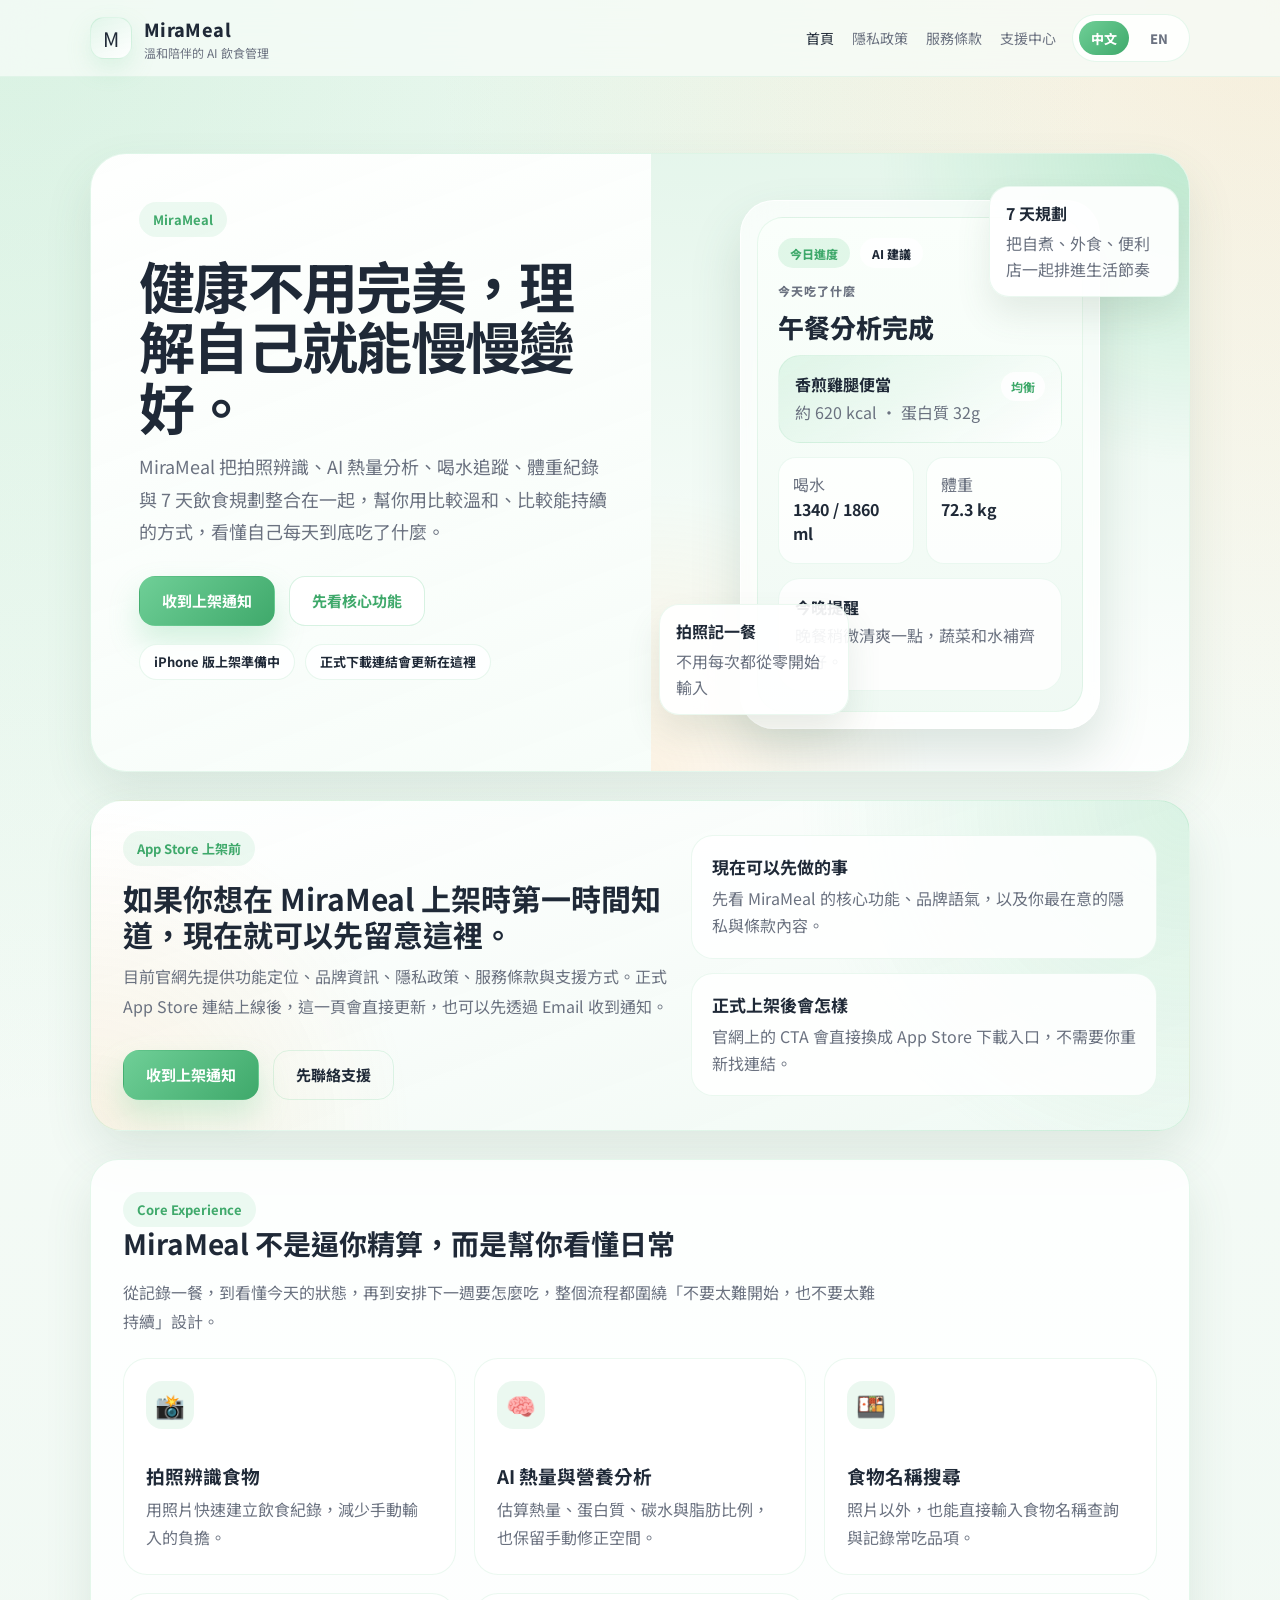
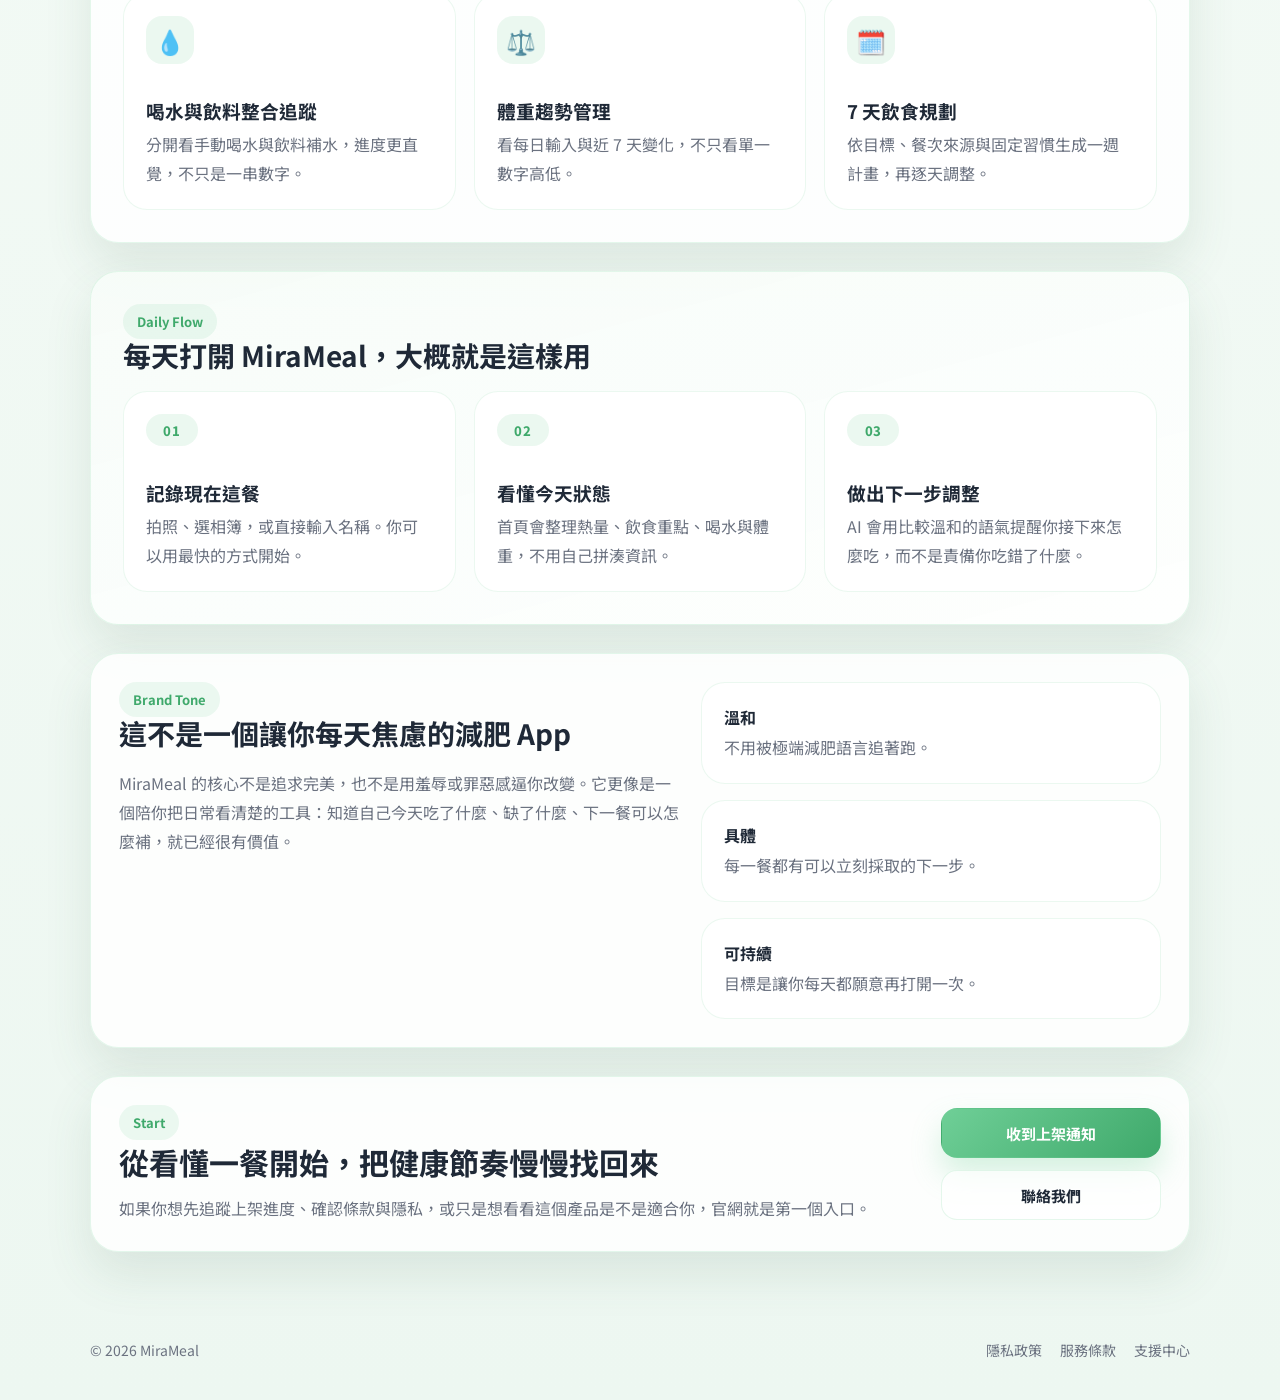
<file: index.html>
﻿<!DOCTYPE html>
<html lang="zh-Hant">
  <head>
    <meta charset="UTF-8" />
    <meta name="viewport" content="width=device-width, initial-scale=1.0" />
    <title>MiraMeal | 用更溫和的方式理解每一餐</title>
    <meta
      name="description"
      content="MiraMeal 透過拍照、文字輸入與 AI 分析，幫你記錄飲食、追蹤喝水與體重，慢慢建立更穩定的健康節奏。"
    />
    <link rel="preconnect" href="https://fonts.googleapis.com" />
    <link rel="preconnect" href="https://fonts.gstatic.com" crossorigin />
    <link
      href="https://fonts.googleapis.com/css2?family=Noto+Sans+TC:wght@400;500;700;800&display=swap"
      rel="stylesheet"
    />
    <link rel="stylesheet" href="./styles.css" />
  </head>
  <body>
    <div class="site-shell">
      <header class="topbar">
        <div class="topbar-inner">
          <a class="brand" href="./index.html">
            <span class="brand-mark">M</span>
            <span class="brand-copy">
              <span class="brand-title">MiraMeal</span>
              <span class="brand-subtitle">溫和陪伴的 AI 飲食管理</span>
            </span>
          </a>
          <div class="topbar-right">
            <nav class="nav">
              <a class="active" href="./index.html">首頁</a>
              <a href="./privacy.html">隱私政策</a>
              <a href="./terms.html">服務條款</a>
              <a href="./support.html">支援中心</a>
            </nav>
            <div class="lang-switch" aria-label="Language switcher">
              <a class="active" href="./index.html">中文</a>
              <a href="./en/index.html">EN</a>
            </div>
          </div>
        </div>
      </header>

      <main class="page-main">
        <section class="section hero hero-home">
          <div class="hero-card hero-card-home">
            <div class="hero-copy hero-copy-home">
              <span class="eyebrow">MiraMeal</span>
              <h1>健康不用完美，理解自己就能慢慢變好。</h1>
              <p class="lead">
                MiraMeal 把拍照辨識、AI 熱量分析、喝水追蹤、體重紀錄與 7 天飲食規劃整合在一起，幫你用比較溫和、比較能持續的方式，看懂自己每天到底吃了什麼。
              </p>
              <div class="hero-actions">
                <a class="button button-primary" href="mailto:foodie.eye.2025@gmail.com?subject=MiraMeal%20App%20Store%20%E4%B8%8A%E6%9E%B6%E9%80%9A%E7%9F%A5&body=%E4%BD%A0%E5%A5%BD%EF%BC%8C%E6%88%91%E6%83%B3%E5%9C%A8%20MiraMeal%20%E6%AD%A3%E5%BC%8F%E4%B8%8A%E6%9E%B6%E6%99%82%E6%94%B6%E5%88%B0%E9%80%9A%E7%9F%A5%E3%80%82">收到上架通知</a>
                <a class="button button-secondary" href="#overview">先看核心功能</a>
              </div>
              <div class="hero-inline-note">
                <span class="summary-pill">iPhone 版上架準備中</span>
                <span class="summary-pill">正式下載連結會更新在這裡</span>
              </div>
            </div>
            <div class="hero-visual">
              <div class="device-mockup">
                <div class="device-screen">
                  <div class="screen-badge-row">
                    <span class="screen-badge">今日進度</span>
                    <span class="screen-badge is-soft">AI 建議</span>
                  </div>
                  <div class="screen-kicker">今天吃了什麼</div>
                  <div class="screen-title">午餐分析完成</div>
                  <div class="screen-card is-primary">
                    <div>
                      <strong>香煎雞腿便當</strong>
                      <span>約 620 kcal ・ 蛋白質 32g</span>
                    </div>
                    <b>均衡</b>
                  </div>
                  <div class="screen-grid">
                    <div class="screen-mini-card">
                      <span>喝水</span>
                      <strong>1340 / 1860 ml</strong>
                    </div>
                    <div class="screen-mini-card">
                      <span>體重</span>
                      <strong>72.3 kg</strong>
                    </div>
                  </div>
                  <div class="screen-card">
                    <div>
                      <strong>今晚提醒</strong>
                      <span>晚餐稍微清爽一點，蔬菜和水補齊就好。</span>
                    </div>
                  </div>
                </div>
              </div>
              <div class="floating-note floating-note-left">
                <strong>拍照記一餐</strong>
                <span>不用每次都從零開始輸入</span>
              </div>
              <div class="floating-note floating-note-right">
                <strong>7 天規劃</strong>
                <span>把自煮、外食、便利店一起排進生活節奏</span>
              </div>
            </div>
          </div>
        </section>

        <section class="section">
          <div class="launch-band">
            <div class="launch-copy">
              <span class="eyebrow">App Store 上架前</span>
              <h2>如果你想在 MiraMeal 上架時第一時間知道，現在就可以先留意這裡。</h2>
              <p>
                目前官網先提供功能定位、品牌資訊、隱私政策、服務條款與支援方式。正式 App Store 連結上線後，這一頁會直接更新，也可以先透過 Email 收到通知。
              </p>
              <div class="hero-actions">
                <a class="button button-primary" href="mailto:foodie.eye.2025@gmail.com?subject=MiraMeal%20App%20Store%20%E4%B8%8A%E6%9E%B6%E9%80%9A%E7%9F%A5&body=%E4%BD%A0%E5%A5%BD%EF%BC%8C%E6%88%91%E6%83%B3%E5%9C%A8%20MiraMeal%20%E6%AD%A3%E5%BC%8F%E4%B8%8A%E6%9E%B6%E6%99%82%E6%94%B6%E5%88%B0%E9%80%9A%E7%9F%A5%E3%80%82">收到上架通知</a>
                <a class="button button-ghost" href="./support.html">先聯絡支援</a>
              </div>
            </div>
            <div class="launch-points">
              <div class="launch-point">
                <strong>現在可以先做的事</strong>
                <span>先看 MiraMeal 的核心功能、品牌語氣，以及你最在意的隱私與條款內容。</span>
              </div>
              <div class="launch-point">
                <strong>正式上架後會怎樣</strong>
                <span>官網上的 CTA 會直接換成 App Store 下載入口，不需要你重新找連結。</span>
              </div>
            </div>
          </div>
        </section>

        <section class="section" id="overview">
          <div class="section-card section-card-home">
            <div class="section-intro">
              <span class="eyebrow">Core Experience</span>
              <h2 class="section-heading">MiraMeal 不是逼你精算，而是幫你看懂日常</h2>
              <p>
                從記錄一餐，到看懂今天的狀態，再到安排下一週要怎麼吃，整個流程都圍繞「不要太難開始，也不要太難持續」設計。
              </p>
            </div>
            <div class="home-feature-grid">
              <article class="home-feature-card">
                <span class="home-feature-icon">📸</span>
                <h3>拍照辨識食物</h3>
                <p>用照片快速建立飲食紀錄，減少手動輸入的負擔。</p>
              </article>
              <article class="home-feature-card">
                <span class="home-feature-icon">🧠</span>
                <h3>AI 熱量與營養分析</h3>
                <p>估算熱量、蛋白質、碳水與脂肪比例，也保留手動修正空間。</p>
              </article>
              <article class="home-feature-card">
                <span class="home-feature-icon">🍱</span>
                <h3>食物名稱搜尋</h3>
                <p>照片以外，也能直接輸入食物名稱查詢與記錄常吃品項。</p>
              </article>
              <article class="home-feature-card">
                <span class="home-feature-icon">💧</span>
                <h3>喝水與飲料整合追蹤</h3>
                <p>分開看手動喝水與飲料補水，進度更直覺，不只是一串數字。</p>
              </article>
              <article class="home-feature-card">
                <span class="home-feature-icon">⚖️</span>
                <h3>體重趨勢管理</h3>
                <p>看每日輸入與近 7 天變化，不只看單一數字高低。</p>
              </article>
              <article class="home-feature-card">
                <span class="home-feature-icon">🗓️</span>
                <h3>7 天飲食規劃</h3>
                <p>依目標、餐次來源與固定習慣生成一週計畫，再逐天調整。</p>
              </article>
            </div>
          </div>
        </section>

        <section class="section">
          <div class="section-card section-card-home is-soft-surface">
            <div class="section-intro compact">
              <span class="eyebrow">Daily Flow</span>
              <h2 class="section-heading">每天打開 MiraMeal，大概就是這樣用</h2>
            </div>
            <div class="home-steps-grid">
              <article class="home-step-card">
                <span class="home-step-number">01</span>
                <h3>記錄現在這餐</h3>
                <p>拍照、選相簿，或直接輸入名稱。你可以用最快的方式開始。</p>
              </article>
              <article class="home-step-card">
                <span class="home-step-number">02</span>
                <h3>看懂今天狀態</h3>
                <p>首頁會整理熱量、飲食重點、喝水與體重，不用自己拼湊資訊。</p>
              </article>
              <article class="home-step-card">
                <span class="home-step-number">03</span>
                <h3>做出下一步調整</h3>
                <p>AI 會用比較溫和的語氣提醒你接下來怎麼吃，而不是責備你吃錯了什麼。</p>
              </article>
            </div>
          </div>
        </section>

        <section class="section">
          <div class="section-card home-ethos-card">
            <div class="home-ethos-copy">
              <span class="eyebrow">Brand Tone</span>
              <h2 class="section-heading">這不是一個讓你每天焦慮的減肥 App</h2>
              <p>
                MiraMeal 的核心不是追求完美，也不是用羞辱或罪惡感逼你改變。它更像是一個陪你把日常看清楚的工具：知道自己今天吃了什麼、缺了什麼、下一餐可以怎麼補，就已經很有價值。
              </p>
            </div>
            <div class="ethos-points">
              <div class="ethos-point">
                <strong>溫和</strong>
                <span>不用被極端減肥語言追著跑。</span>
              </div>
              <div class="ethos-point">
                <strong>具體</strong>
                <span>每一餐都有可以立刻採取的下一步。</span>
              </div>
              <div class="ethos-point">
                <strong>可持續</strong>
                <span>目標是讓你每天都願意再打開一次。</span>
              </div>
            </div>
          </div>
        </section>

        <section class="section">
          <div class="section-card cta-card cta-card-home">
            <div class="cta-copy">
              <span class="eyebrow">Start</span>
              <h2>從看懂一餐開始，把健康節奏慢慢找回來</h2>
              <p>
                如果你想先追蹤上架進度、確認條款與隱私，或只是想看看這個產品是不是適合你，官網就是第一個入口。
              </p>
            </div>
            <div class="cta-actions-stack">
              <a class="button button-primary" href="mailto:foodie.eye.2025@gmail.com?subject=MiraMeal%20App%20Store%20%E4%B8%8A%E6%9E%B6%E9%80%9A%E7%9F%A5&body=%E4%BD%A0%E5%A5%BD%EF%BC%8C%E6%88%91%E6%83%B3%E5%9C%A8%20MiraMeal%20%E6%AD%A3%E5%BC%8F%E4%B8%8A%E6%9E%B6%E6%99%82%E6%94%B6%E5%88%B0%E9%80%9A%E7%9F%A5%E3%80%82">收到上架通知</a>
              <a class="button button-soft" href="./support.html">聯絡我們</a>
            </div>
          </div>
        </section>
      </main>

      <footer class="footer">
        <div class="footer-inner">
          <div>© 2026 MiraMeal</div>
          <div class="footer-links">
            <a href="./privacy.html">隱私政策</a>
            <a href="./terms.html">服務條款</a>
            <a href="./support.html">支援中心</a>
          </div>
        </div>
      </footer>
    </div>
  </body>
</html>
</file>
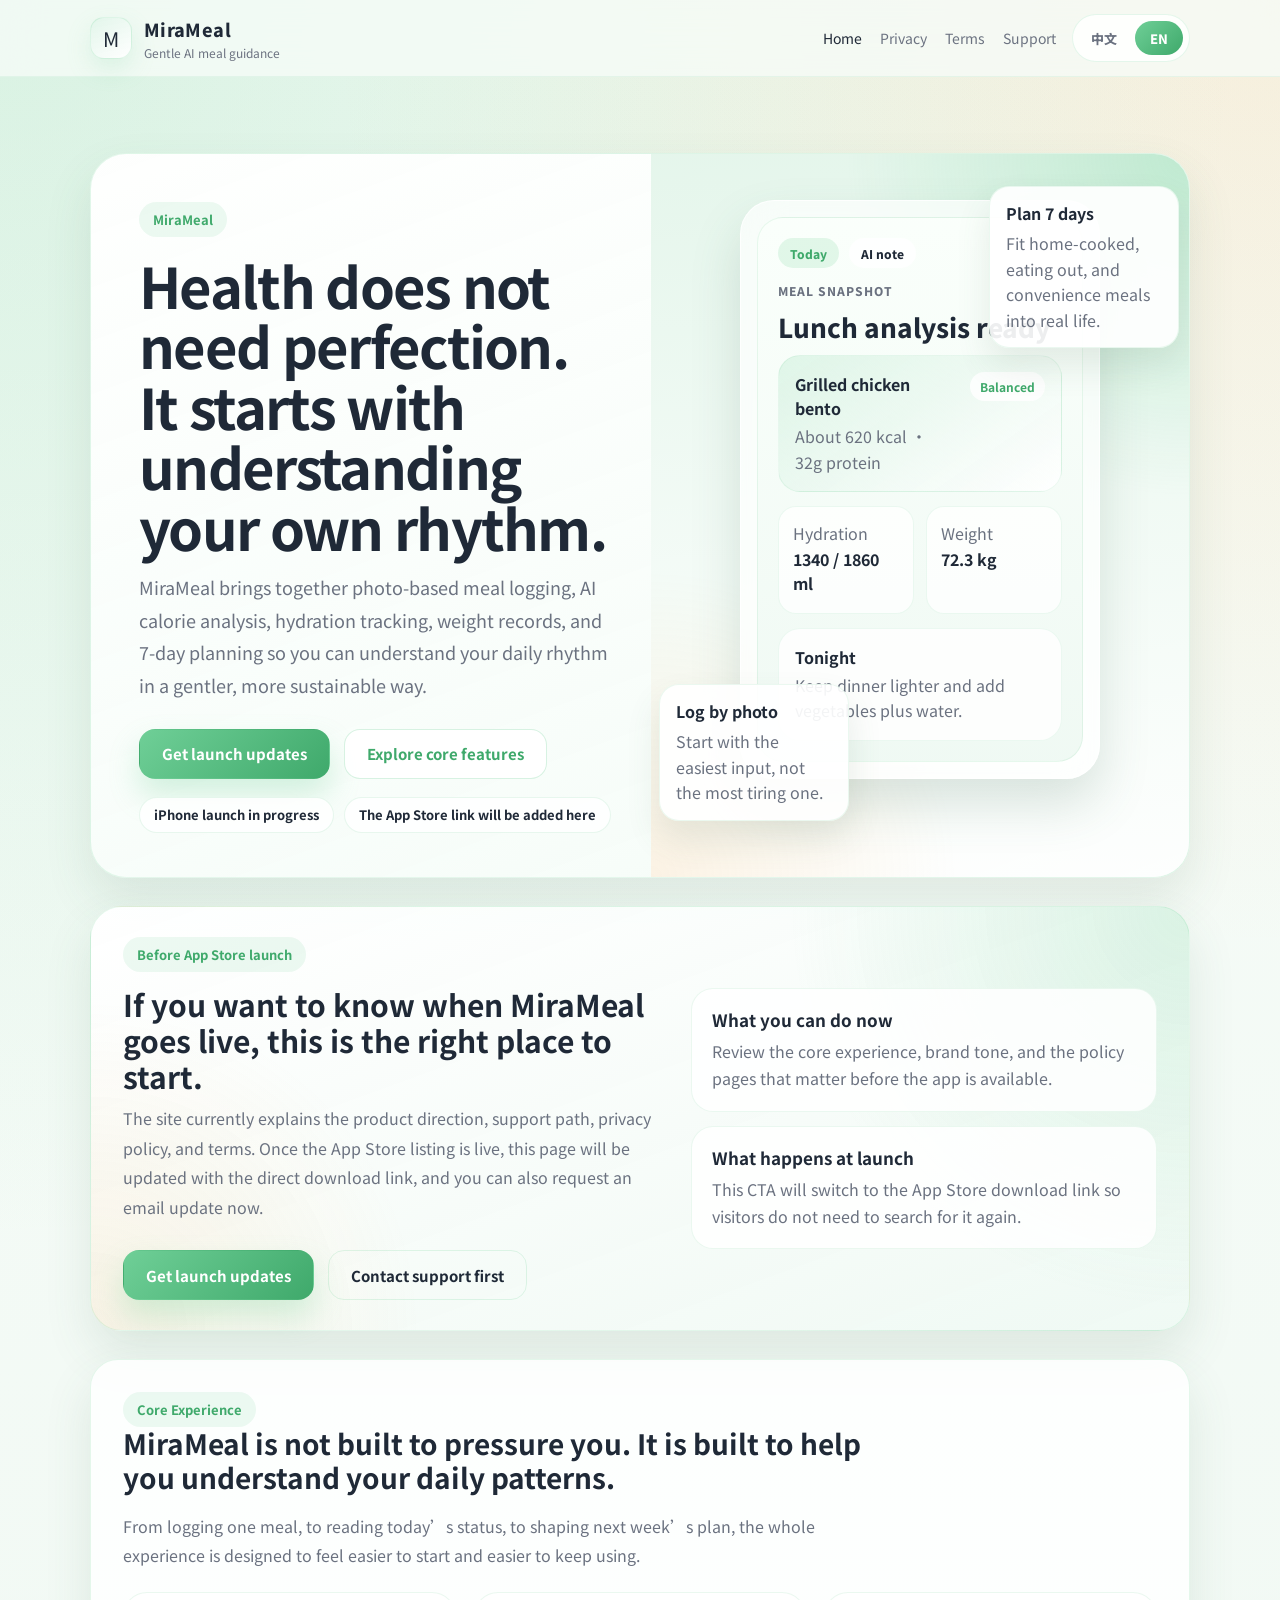
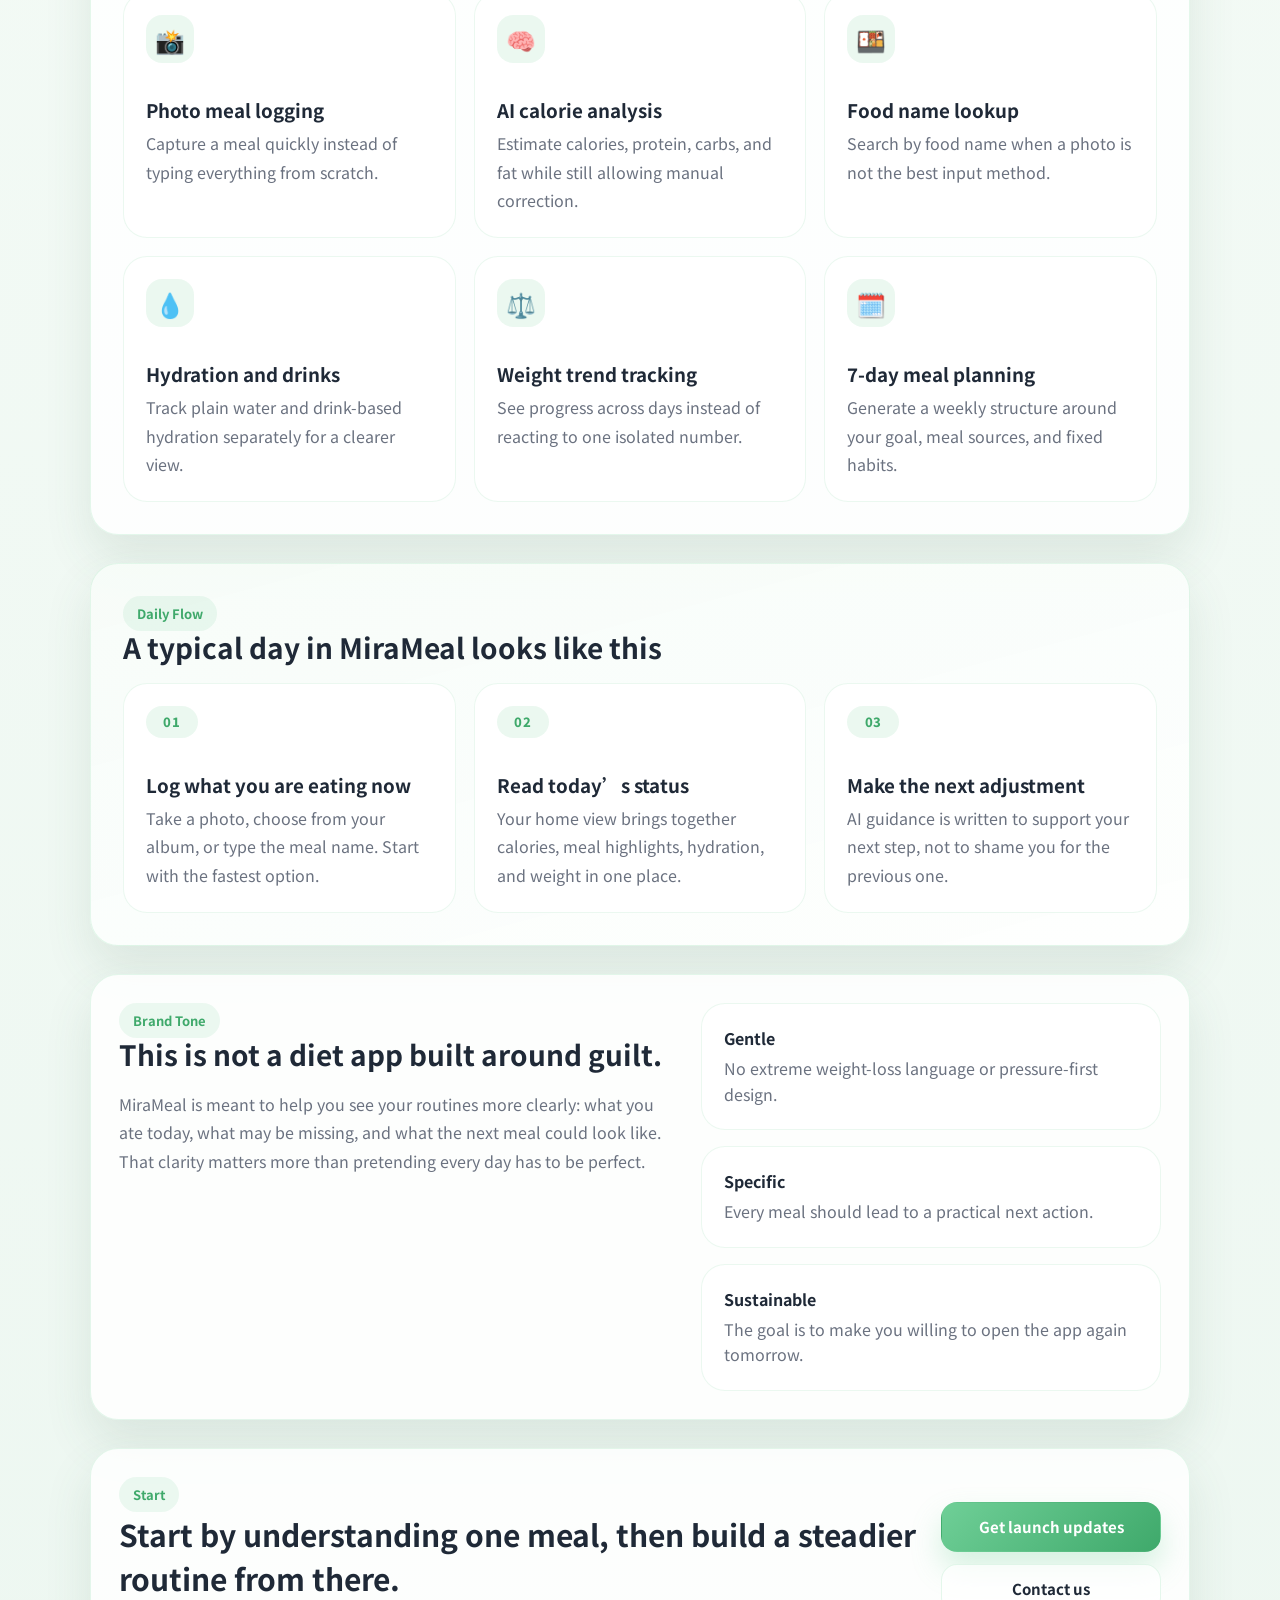
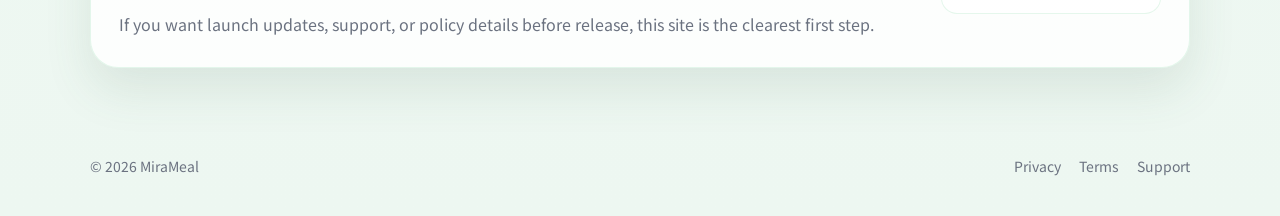
<file: en/index.html>
﻿<!DOCTYPE html>
<html lang="en">
  <head>
    <meta charset="UTF-8" />
    <meta name="viewport" content="width=device-width, initial-scale=1.0" />
    <title>MiraMeal | A gentler way to understand every meal</title>
    <meta
      name="description"
      content="MiraMeal combines photo-based meal logging, AI calorie analysis, hydration tracking, weight trends, and 7-day planning into one calmer daily routine."
    />
    <link rel="preconnect" href="https://fonts.googleapis.com" />
    <link rel="preconnect" href="https://fonts.gstatic.com" crossorigin />
    <link
      href="https://fonts.googleapis.com/css2?family=Inter:wght@400;500;700;800&family=Noto+Sans+TC:wght@400;500;700;800&display=swap"
      rel="stylesheet"
    />
    <link rel="stylesheet" href="../styles.css" />
  </head>
  <body>
    <div class="site-shell">
      <header class="topbar">
        <div class="topbar-inner">
          <a class="brand" href="./index.html">
            <span class="brand-mark">M</span>
            <span class="brand-copy">
              <span class="brand-title">MiraMeal</span>
              <span class="brand-subtitle">Gentle AI meal guidance</span>
            </span>
          </a>
          <div class="topbar-right">
            <nav class="nav">
              <a class="active" href="./index.html">Home</a>
              <a href="./privacy.html">Privacy</a>
              <a href="./terms.html">Terms</a>
              <a href="./support.html">Support</a>
            </nav>
            <div class="lang-switch" aria-label="Language switcher">
              <a href="../index.html">中文</a>
              <a class="active" href="./index.html">EN</a>
            </div>
          </div>
        </div>
      </header>

      <main class="page-main">
        <section class="section hero hero-home">
          <div class="hero-card hero-card-home">
            <div class="hero-copy hero-copy-home">
              <span class="eyebrow">MiraMeal</span>
              <h1>Health does not need perfection. It starts with understanding your own rhythm.</h1>
              <p class="lead">
                MiraMeal brings together photo-based meal logging, AI calorie analysis, hydration tracking, weight records, and 7-day planning so you can understand your daily rhythm in a gentler, more sustainable way.
              </p>
              <div class="hero-actions">
                <a class="button button-primary" href="mailto:foodie.eye.2025@gmail.com?subject=MiraMeal%20App%20Store%20launch%20updates&body=Hello%2C%20I%20would%20like%20to%20receive%20an%20update%20when%20MiraMeal%20goes%20live%20on%20the%20App%20Store.">Get launch updates</a>
                <a class="button button-secondary" href="#overview">Explore core features</a>
              </div>
              <div class="hero-inline-note">
                <span class="summary-pill">iPhone launch in progress</span>
                <span class="summary-pill">The App Store link will be added here</span>
              </div>
            </div>
            <div class="hero-visual">
              <div class="device-mockup">
                <div class="device-screen">
                  <div class="screen-badge-row">
                    <span class="screen-badge">Today</span>
                    <span class="screen-badge is-soft">AI note</span>
                  </div>
                  <div class="screen-kicker">Meal snapshot</div>
                  <div class="screen-title">Lunch analysis ready</div>
                  <div class="screen-card is-primary">
                    <div>
                      <strong>Grilled chicken bento</strong>
                      <span>About 620 kcal · 32g protein</span>
                    </div>
                    <b>Balanced</b>
                  </div>
                  <div class="screen-grid">
                    <div class="screen-mini-card">
                      <span>Hydration</span>
                      <strong>1340 / 1860 ml</strong>
                    </div>
                    <div class="screen-mini-card">
                      <span>Weight</span>
                      <strong>72.3 kg</strong>
                    </div>
                  </div>
                  <div class="screen-card">
                    <div>
                      <strong>Tonight</strong>
                      <span>Keep dinner lighter and add vegetables plus water.</span>
                    </div>
                  </div>
                </div>
              </div>
              <div class="floating-note floating-note-left">
                <strong>Log by photo</strong>
                <span>Start with the easiest input, not the most tiring one.</span>
              </div>
              <div class="floating-note floating-note-right">
                <strong>Plan 7 days</strong>
                <span>Fit home-cooked, eating out, and convenience meals into real life.</span>
              </div>
            </div>
          </div>
        </section>

        <section class="section">
          <div class="launch-band">
            <div class="launch-copy">
              <span class="eyebrow">Before App Store launch</span>
              <h2>If you want to know when MiraMeal goes live, this is the right place to start.</h2>
              <p>
                The site currently explains the product direction, support path, privacy policy, and terms. Once the App Store listing is live, this page will be updated with the direct download link, and you can also request an email update now.
              </p>
              <div class="hero-actions">
                <a class="button button-primary" href="mailto:foodie.eye.2025@gmail.com?subject=MiraMeal%20App%20Store%20launch%20updates&body=Hello%2C%20I%20would%20like%20to%20receive%20an%20update%20when%20MiraMeal%20goes%20live%20on%20the%20App%20Store.">Get launch updates</a>
                <a class="button button-ghost" href="./support.html">Contact support first</a>
              </div>
            </div>
            <div class="launch-points">
              <div class="launch-point">
                <strong>What you can do now</strong>
                <span>Review the core experience, brand tone, and the policy pages that matter before the app is available.</span>
              </div>
              <div class="launch-point">
                <strong>What happens at launch</strong>
                <span>This CTA will switch to the App Store download link so visitors do not need to search for it again.</span>
              </div>
            </div>
          </div>
        </section>

        <section class="section" id="overview">
          <div class="section-card section-card-home">
            <div class="section-intro">
              <span class="eyebrow">Core Experience</span>
              <h2 class="section-heading">MiraMeal is not built to pressure you. It is built to help you understand your daily patterns.</h2>
              <p>
                From logging one meal, to reading today’s status, to shaping next week’s plan, the whole experience is designed to feel easier to start and easier to keep using.
              </p>
            </div>
            <div class="home-feature-grid">
              <article class="home-feature-card">
                <span class="home-feature-icon">📸</span>
                <h3>Photo meal logging</h3>
                <p>Capture a meal quickly instead of typing everything from scratch.</p>
              </article>
              <article class="home-feature-card">
                <span class="home-feature-icon">🧠</span>
                <h3>AI calorie analysis</h3>
                <p>Estimate calories, protein, carbs, and fat while still allowing manual correction.</p>
              </article>
              <article class="home-feature-card">
                <span class="home-feature-icon">🍱</span>
                <h3>Food name lookup</h3>
                <p>Search by food name when a photo is not the best input method.</p>
              </article>
              <article class="home-feature-card">
                <span class="home-feature-icon">💧</span>
                <h3>Hydration and drinks</h3>
                <p>Track plain water and drink-based hydration separately for a clearer view.</p>
              </article>
              <article class="home-feature-card">
                <span class="home-feature-icon">⚖️</span>
                <h3>Weight trend tracking</h3>
                <p>See progress across days instead of reacting to one isolated number.</p>
              </article>
              <article class="home-feature-card">
                <span class="home-feature-icon">🗓️</span>
                <h3>7-day meal planning</h3>
                <p>Generate a weekly structure around your goal, meal sources, and fixed habits.</p>
              </article>
            </div>
          </div>
        </section>

        <section class="section">
          <div class="section-card section-card-home is-soft-surface">
            <div class="section-intro compact">
              <span class="eyebrow">Daily Flow</span>
              <h2 class="section-heading">A typical day in MiraMeal looks like this</h2>
            </div>
            <div class="home-steps-grid">
              <article class="home-step-card">
                <span class="home-step-number">01</span>
                <h3>Log what you are eating now</h3>
                <p>Take a photo, choose from your album, or type the meal name. Start with the fastest option.</p>
              </article>
              <article class="home-step-card">
                <span class="home-step-number">02</span>
                <h3>Read today’s status</h3>
                <p>Your home view brings together calories, meal highlights, hydration, and weight in one place.</p>
              </article>
              <article class="home-step-card">
                <span class="home-step-number">03</span>
                <h3>Make the next adjustment</h3>
                <p>AI guidance is written to support your next step, not to shame you for the previous one.</p>
              </article>
            </div>
          </div>
        </section>

        <section class="section">
          <div class="section-card home-ethos-card">
            <div class="home-ethos-copy">
              <span class="eyebrow">Brand Tone</span>
              <h2 class="section-heading">This is not a diet app built around guilt.</h2>
              <p>
                MiraMeal is meant to help you see your routines more clearly: what you ate today, what may be missing, and what the next meal could look like. That clarity matters more than pretending every day has to be perfect.
              </p>
            </div>
            <div class="ethos-points">
              <div class="ethos-point">
                <strong>Gentle</strong>
                <span>No extreme weight-loss language or pressure-first design.</span>
              </div>
              <div class="ethos-point">
                <strong>Specific</strong>
                <span>Every meal should lead to a practical next action.</span>
              </div>
              <div class="ethos-point">
                <strong>Sustainable</strong>
                <span>The goal is to make you willing to open the app again tomorrow.</span>
              </div>
            </div>
          </div>
        </section>

        <section class="section">
          <div class="section-card cta-card cta-card-home">
            <div class="cta-copy">
              <span class="eyebrow">Start</span>
              <h2>Start by understanding one meal, then build a steadier routine from there.</h2>
              <p>
                If you want launch updates, support, or policy details before release, this site is the clearest first step.
              </p>
            </div>
            <div class="cta-actions-stack">
              <a class="button button-primary" href="mailto:foodie.eye.2025@gmail.com?subject=MiraMeal%20App%20Store%20launch%20updates&body=Hello%2C%20I%20would%20like%20to%20receive%20an%20update%20when%20MiraMeal%20goes%20live%20on%20the%20App%20Store.">Get launch updates</a>
              <a class="button button-soft" href="./support.html">Contact us</a>
            </div>
          </div>
        </section>
      </main>

      <footer class="footer">
        <div class="footer-inner">
          <div>© 2026 MiraMeal</div>
          <div class="footer-links">
            <a href="./privacy.html">Privacy</a>
            <a href="./terms.html">Terms</a>
            <a href="./support.html">Support</a>
          </div>
        </div>
      </footer>
    </div>
  </body>
</html>
</file>
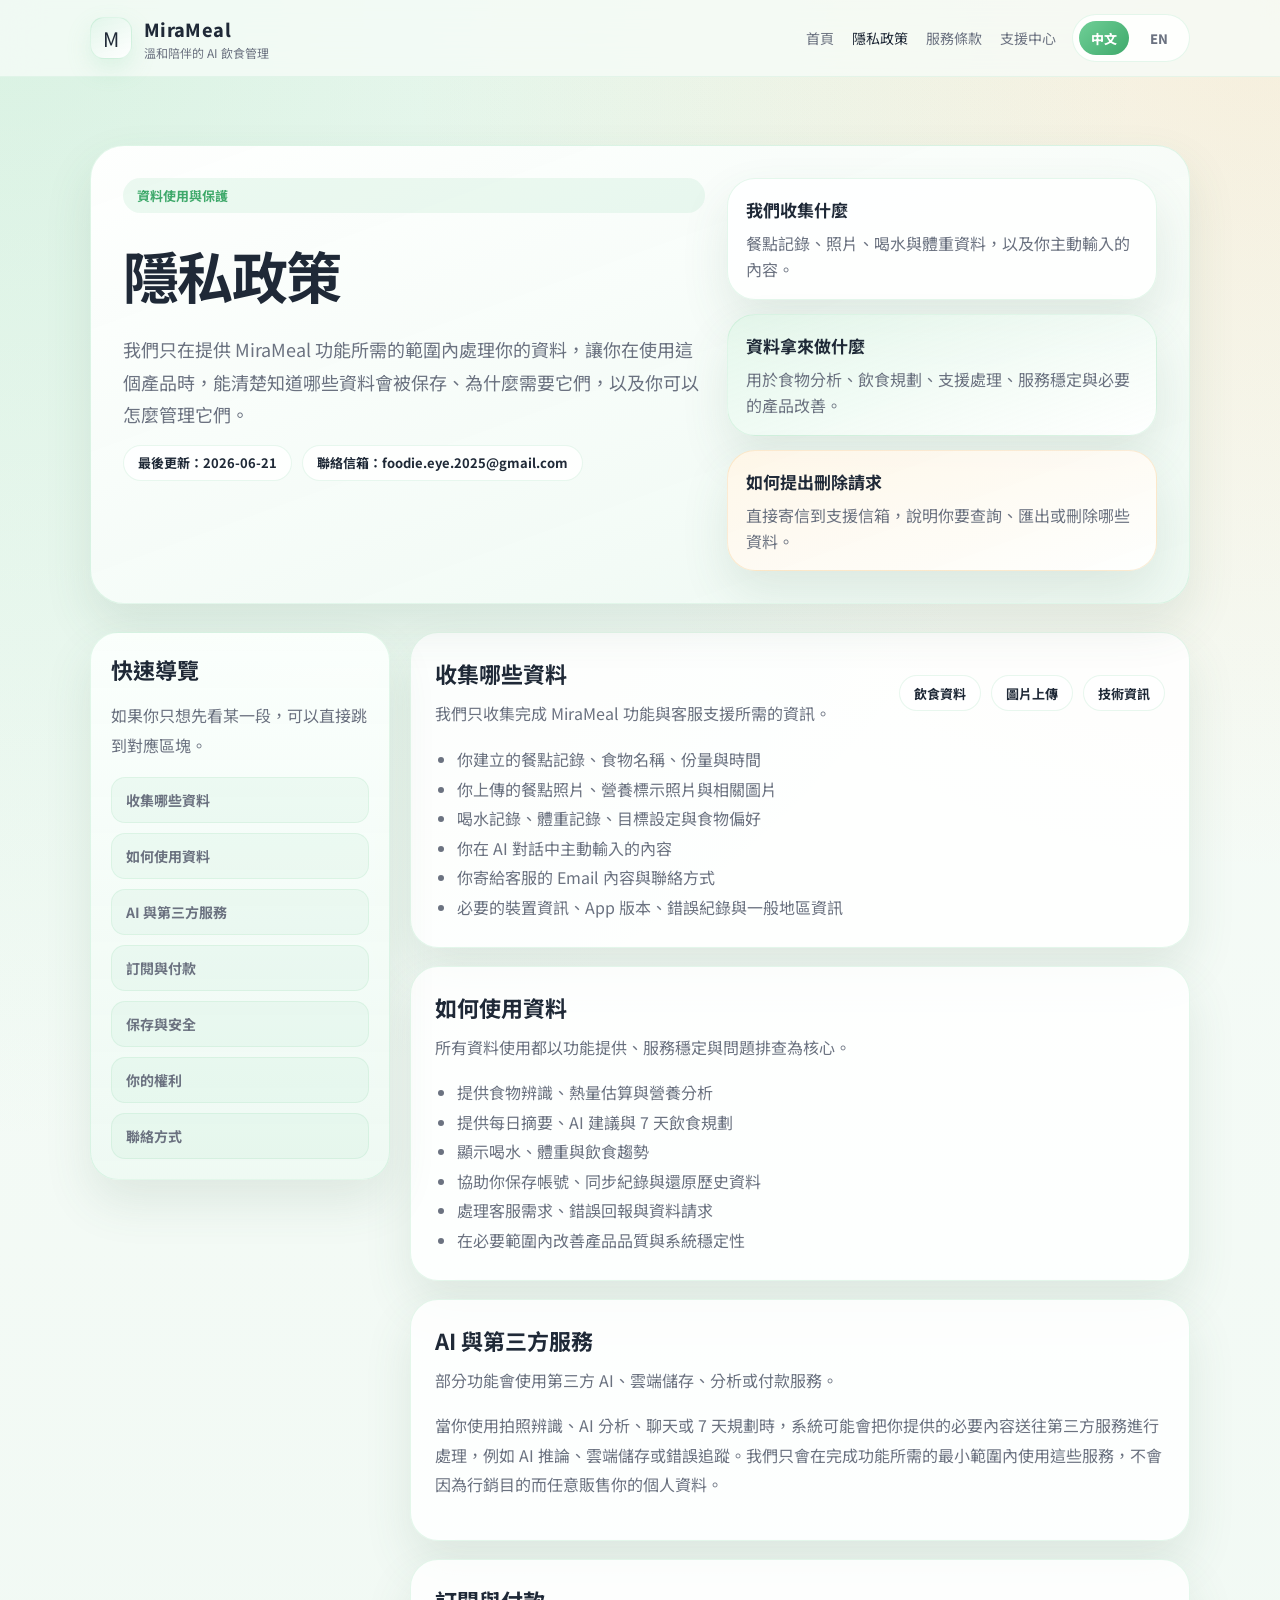
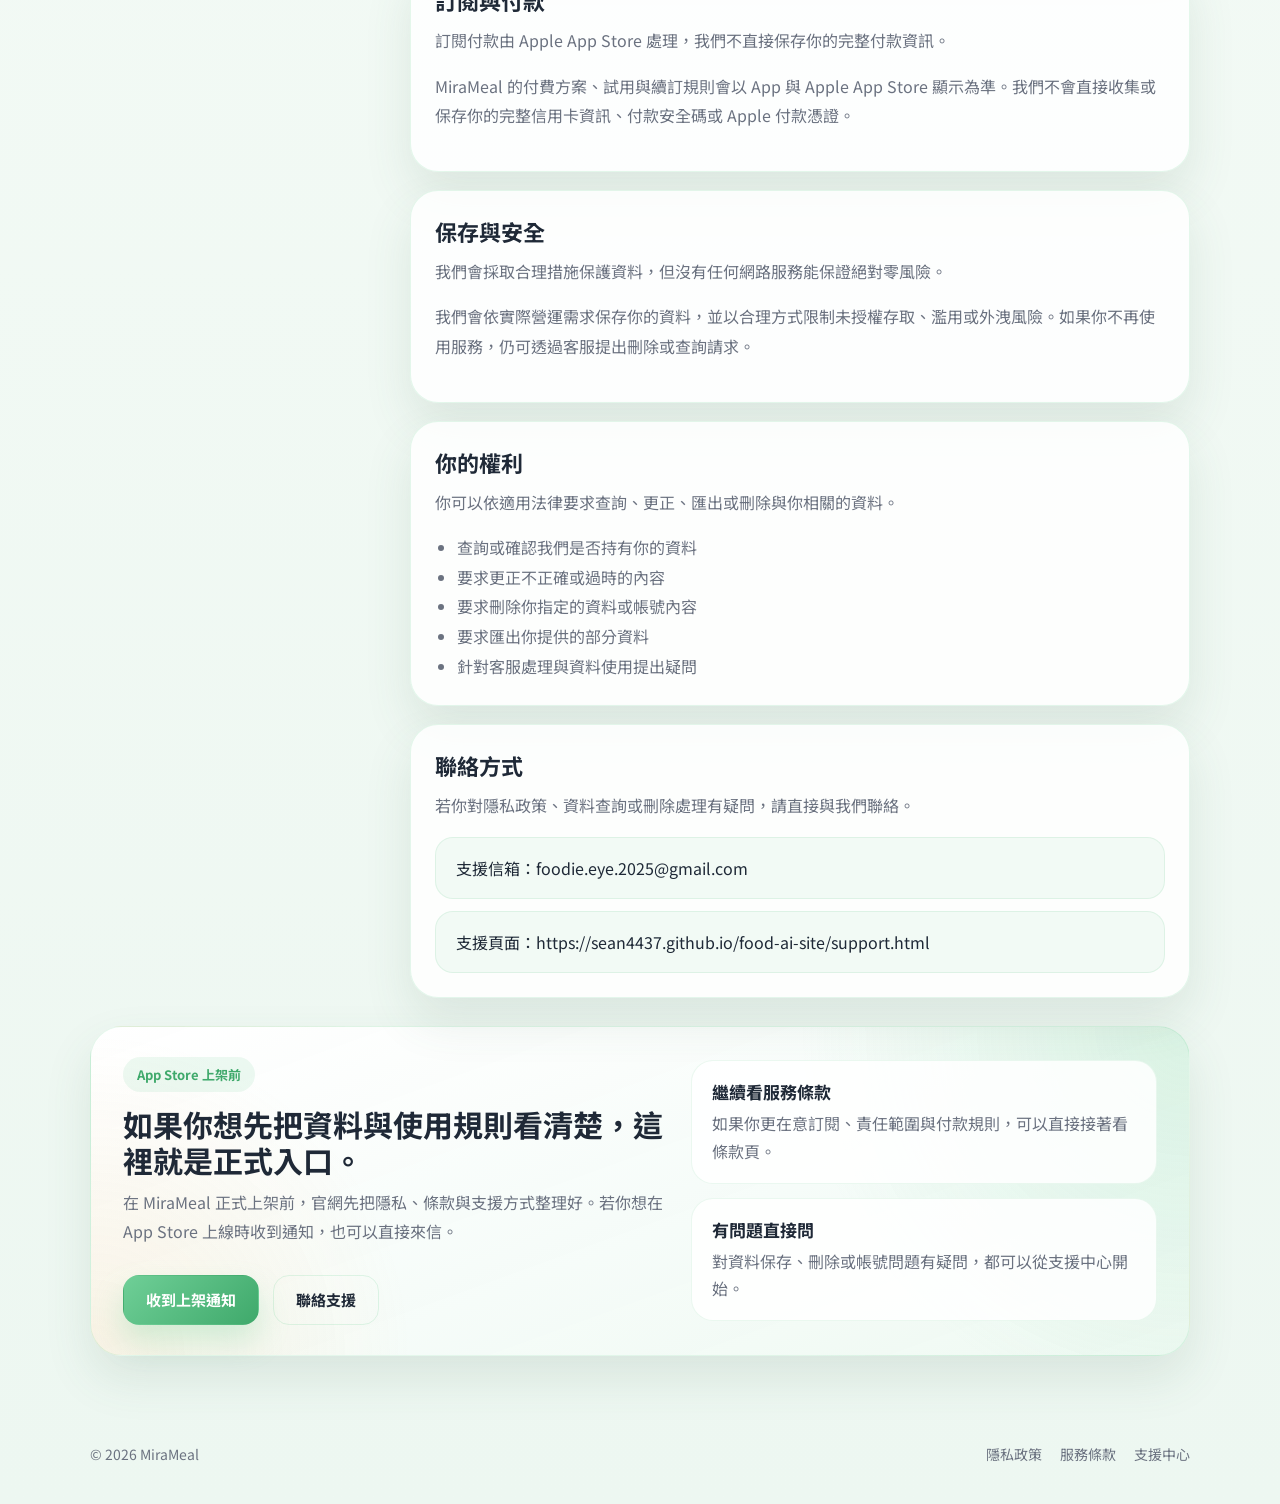
<file: privacy.html>
﻿<!DOCTYPE html>
<html lang="zh-Hant">
  <head>
    <meta charset="UTF-8" />
    <meta name="viewport" content="width=device-width, initial-scale=1.0" />
    <title>MiraMeal 隱私政策</title>
    <meta
      name="description"
      content="MiraMeal 隱私政策，說明我們會收集哪些資料、如何使用資料，以及你可以如何提出查詢或刪除請求。"
    />
    <link rel="preconnect" href="https://fonts.googleapis.com" />
    <link rel="preconnect" href="https://fonts.gstatic.com" crossorigin />
    <link
      href="https://fonts.googleapis.com/css2?family=Noto+Sans+TC:wght@400;500;700;800&display=swap"
      rel="stylesheet"
    />
    <link rel="stylesheet" href="./styles.css" />
  </head>
  <body>
    <div class="site-shell">
      <header class="topbar">
        <div class="topbar-inner">
          <a class="brand" href="./index.html">
            <span class="brand-mark">M</span>
            <span class="brand-copy">
              <span class="brand-title">MiraMeal</span>
              <span class="brand-subtitle">溫和陪伴的 AI 飲食管理</span>
            </span>
          </a>
          <div class="topbar-right">
            <nav class="nav">
              <a href="./index.html">首頁</a>
              <a class="active" href="./privacy.html">隱私政策</a>
              <a href="./terms.html">服務條款</a>
              <a href="./support.html">支援中心</a>
            </nav>
            <div class="lang-switch" aria-label="Language switcher">
              <a class="active" href="./privacy.html">中文</a>
              <a href="./en/privacy.html">EN</a>
            </div>
          </div>
        </div>
      </header>

      <main class="page-main">
        <section class="section">
          <div class="page-hero-card">
            <div class="page-hero-main">
              <span class="eyebrow">資料使用與保護</span>
              <h1 class="page-title">隱私政策</h1>
              <p class="page-subtitle">
                我們只在提供 MiraMeal 功能所需的範圍內處理你的資料，讓你在使用這個產品時，能清楚知道哪些資料會被保存、為什麼需要它們，以及你可以怎麼管理它們。
              </p>
              <div class="hero-meta-row">
                <span class="hero-meta-pill">最後更新：2026-06-21</span>
                <span class="hero-meta-pill">聯絡信箱：foodie.eye.2025@gmail.com</span>
              </div>
            </div>
            <div class="page-hero-side">
              <div class="summary-card">
                <strong>我們收集什麼</strong>
                <p>餐點記錄、照片、喝水與體重資料，以及你主動輸入的內容。</p>
              </div>
              <div class="summary-card is-soft">
                <strong>資料拿來做什麼</strong>
                <p>用於食物分析、飲食規劃、支援處理、服務穩定與必要的產品改善。</p>
              </div>
              <div class="summary-card is-accent">
                <strong>如何提出刪除請求</strong>
                <p>直接寄信到支援信箱，說明你要查詢、匯出或刪除哪些資料。</p>
              </div>
            </div>
          </div>
        </section>

        <section class="section">
          <div class="legal-shell">
            <aside class="sticky-panel">
              <h2>快速導覽</h2>
              <p>如果你只想先看某一段，可以直接跳到對應區塊。</p>
              <nav class="toc-list">
                <a href="#collect">收集哪些資料</a>
                <a href="#usage">如何使用資料</a>
                <a href="#ai">AI 與第三方服務</a>
                <a href="#payment">訂閱與付款</a>
                <a href="#security">保存與安全</a>
                <a href="#rights">你的權利</a>
                <a href="#contact">聯絡方式</a>
              </nav>
            </aside>

            <div class="content-stack">
              <article class="content-panel" id="collect">
                <div class="panel-header">
                  <div>
                    <h2>收集哪些資料</h2>
                    <p>我們只收集完成 MiraMeal 功能與客服支援所需的資訊。</p>
                  </div>
                  <div class="chip-row">
                    <span class="chip">飲食資料</span>
                    <span class="chip">圖片上傳</span>
                    <span class="chip">技術資訊</span>
                  </div>
                </div>
                <ul>
                  <li>你建立的餐點記錄、食物名稱、份量與時間</li>
                  <li>你上傳的餐點照片、營養標示照片與相關圖片</li>
                  <li>喝水記錄、體重記錄、目標設定與食物偏好</li>
                  <li>你在 AI 對話中主動輸入的內容</li>
                  <li>你寄給客服的 Email 內容與聯絡方式</li>
                  <li>必要的裝置資訊、App 版本、錯誤紀錄與一般地區資訊</li>
                </ul>
              </article>

              <article class="content-panel" id="usage">
                <div class="panel-header">
                  <div>
                    <h2>如何使用資料</h2>
                    <p>所有資料使用都以功能提供、服務穩定與問題排查為核心。</p>
                  </div>
                </div>
                <ul>
                  <li>提供食物辨識、熱量估算與營養分析</li>
                  <li>提供每日摘要、AI 建議與 7 天飲食規劃</li>
                  <li>顯示喝水、體重與飲食趨勢</li>
                  <li>協助你保存帳號、同步紀錄與還原歷史資料</li>
                  <li>處理客服需求、錯誤回報與資料請求</li>
                  <li>在必要範圍內改善產品品質與系統穩定性</li>
                </ul>
              </article>

              <article class="content-panel" id="ai">
                <div class="panel-header">
                  <div>
                    <h2>AI 與第三方服務</h2>
                    <p>部分功能會使用第三方 AI、雲端儲存、分析或付款服務。</p>
                  </div>
                </div>
                <p>
                  當你使用拍照辨識、AI 分析、聊天或 7 天規劃時，系統可能會把你提供的必要內容送往第三方服務進行處理，例如 AI 推論、雲端儲存或錯誤追蹤。我們只會在完成功能所需的最小範圍內使用這些服務，不會因為行銷目的而任意販售你的個人資料。
                </p>
              </article>

              <article class="content-panel" id="payment">
                <div class="panel-header">
                  <div>
                    <h2>訂閱與付款</h2>
                    <p>訂閱付款由 Apple App Store 處理，我們不直接保存你的完整付款資訊。</p>
                  </div>
                </div>
                <p>
                  MiraMeal 的付費方案、試用與續訂規則會以 App 與 Apple App Store 顯示為準。我們不會直接收集或保存你的完整信用卡資訊、付款安全碼或 Apple 付款憑證。
                </p>
              </article>

              <article class="content-panel" id="security">
                <div class="panel-header">
                  <div>
                    <h2>保存與安全</h2>
                    <p>我們會採取合理措施保護資料，但沒有任何網路服務能保證絕對零風險。</p>
                  </div>
                </div>
                <p>
                  我們會依實際營運需求保存你的資料，並以合理方式限制未授權存取、濫用或外洩風險。如果你不再使用服務，仍可透過客服提出刪除或查詢請求。
                </p>
              </article>

              <article class="content-panel" id="rights">
                <div class="panel-header">
                  <div>
                    <h2>你的權利</h2>
                    <p>你可以依適用法律要求查詢、更正、匯出或刪除與你相關的資料。</p>
                  </div>
                </div>
                <ul>
                  <li>查詢或確認我們是否持有你的資料</li>
                  <li>要求更正不正確或過時的內容</li>
                  <li>要求刪除你指定的資料或帳號內容</li>
                  <li>要求匯出你提供的部分資料</li>
                  <li>針對客服處理與資料使用提出疑問</li>
                </ul>
              </article>

              <article class="content-panel" id="contact">
                <div class="panel-header">
                  <div>
                    <h2>聯絡方式</h2>
                    <p>若你對隱私政策、資料查詢或刪除處理有疑問，請直接與我們聯絡。</p>
                  </div>
                </div>
                <div class="contact-list">
                  <div class="contact-item">支援信箱：foodie.eye.2025@gmail.com</div>
                  <div class="contact-item">支援頁面：https://sean4437.github.io/food-ai-site/support.html</div>
                </div>
              </article>
            </div>
          </div>
        </section>

        <section class="section">
          <div class="launch-band">
            <div class="launch-copy">
              <span class="eyebrow">App Store 上架前</span>
              <h2>如果你想先把資料與使用規則看清楚，這裡就是正式入口。</h2>
              <p>
                在 MiraMeal 正式上架前，官網先把隱私、條款與支援方式整理好。若你想在 App Store 上線時收到通知，也可以直接來信。
              </p>
              <div class="hero-actions">
                <a class="button button-primary" href="mailto:foodie.eye.2025@gmail.com?subject=MiraMeal%20App%20Store%20%E4%B8%8A%E6%9E%B6%E9%80%9A%E7%9F%A5&body=%E4%BD%A0%E5%A5%BD%EF%BC%8C%E6%88%91%E6%83%B3%E5%9C%A8%20MiraMeal%20%E6%AD%A3%E5%BC%8F%E4%B8%8A%E6%9E%B6%E6%99%82%E6%94%B6%E5%88%B0%E9%80%9A%E7%9F%A5%E3%80%82">收到上架通知</a>
                <a class="button button-ghost" href="./support.html">聯絡支援</a>
              </div>
            </div>
            <div class="launch-points">
              <a class="launch-point" href="./terms.html">
                <strong>繼續看服務條款</strong>
                <span>如果你更在意訂閱、責任範圍與付款規則，可以直接接著看條款頁。</span>
              </a>
              <a class="launch-point" href="./support.html">
                <strong>有問題直接問</strong>
                <span>對資料保存、刪除或帳號問題有疑問，都可以從支援中心開始。</span>
              </a>
            </div>
          </div>
        </section>
      </main>

      <footer class="footer">
        <div class="footer-inner">
          <div>© 2026 MiraMeal</div>
          <div class="footer-links">
            <a href="./privacy.html">隱私政策</a>
            <a href="./terms.html">服務條款</a>
            <a href="./support.html">支援中心</a>
          </div>
        </div>
      </footer>
    </div>
  </body>
</html>
</file>
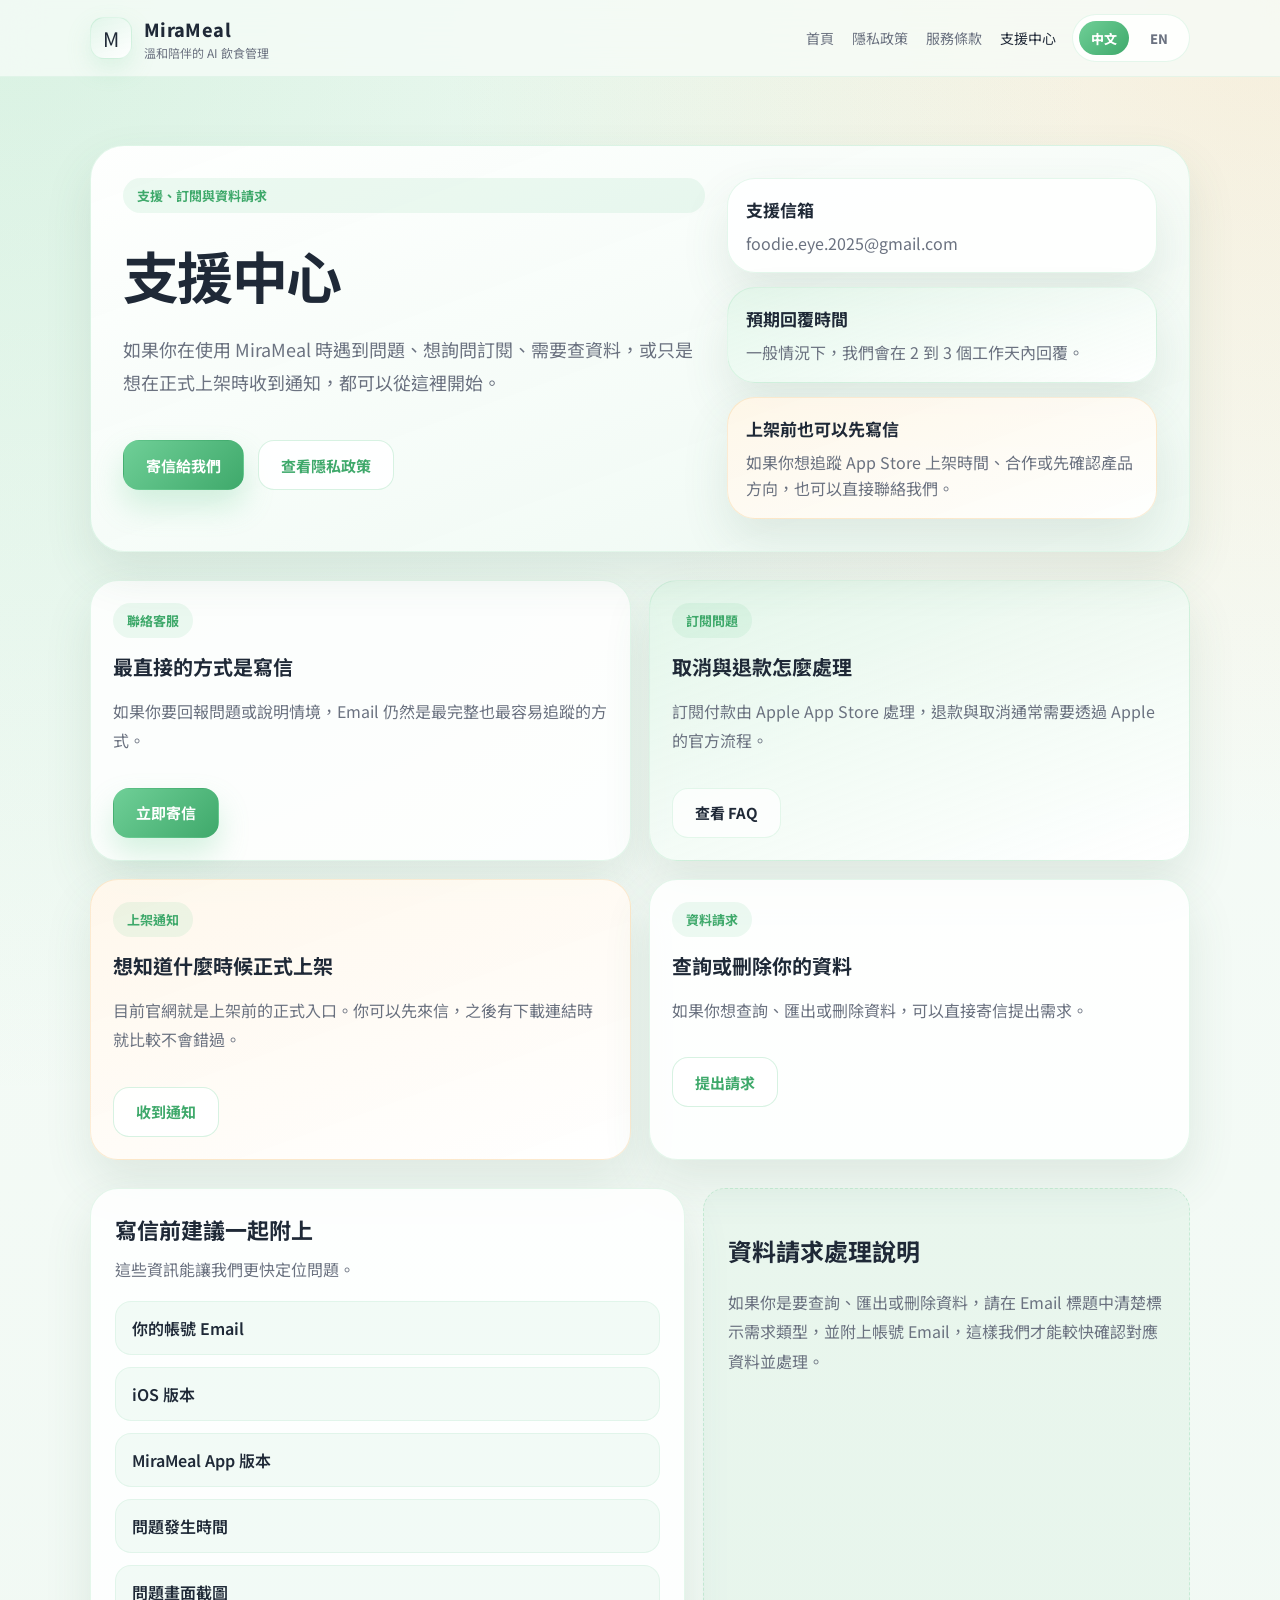
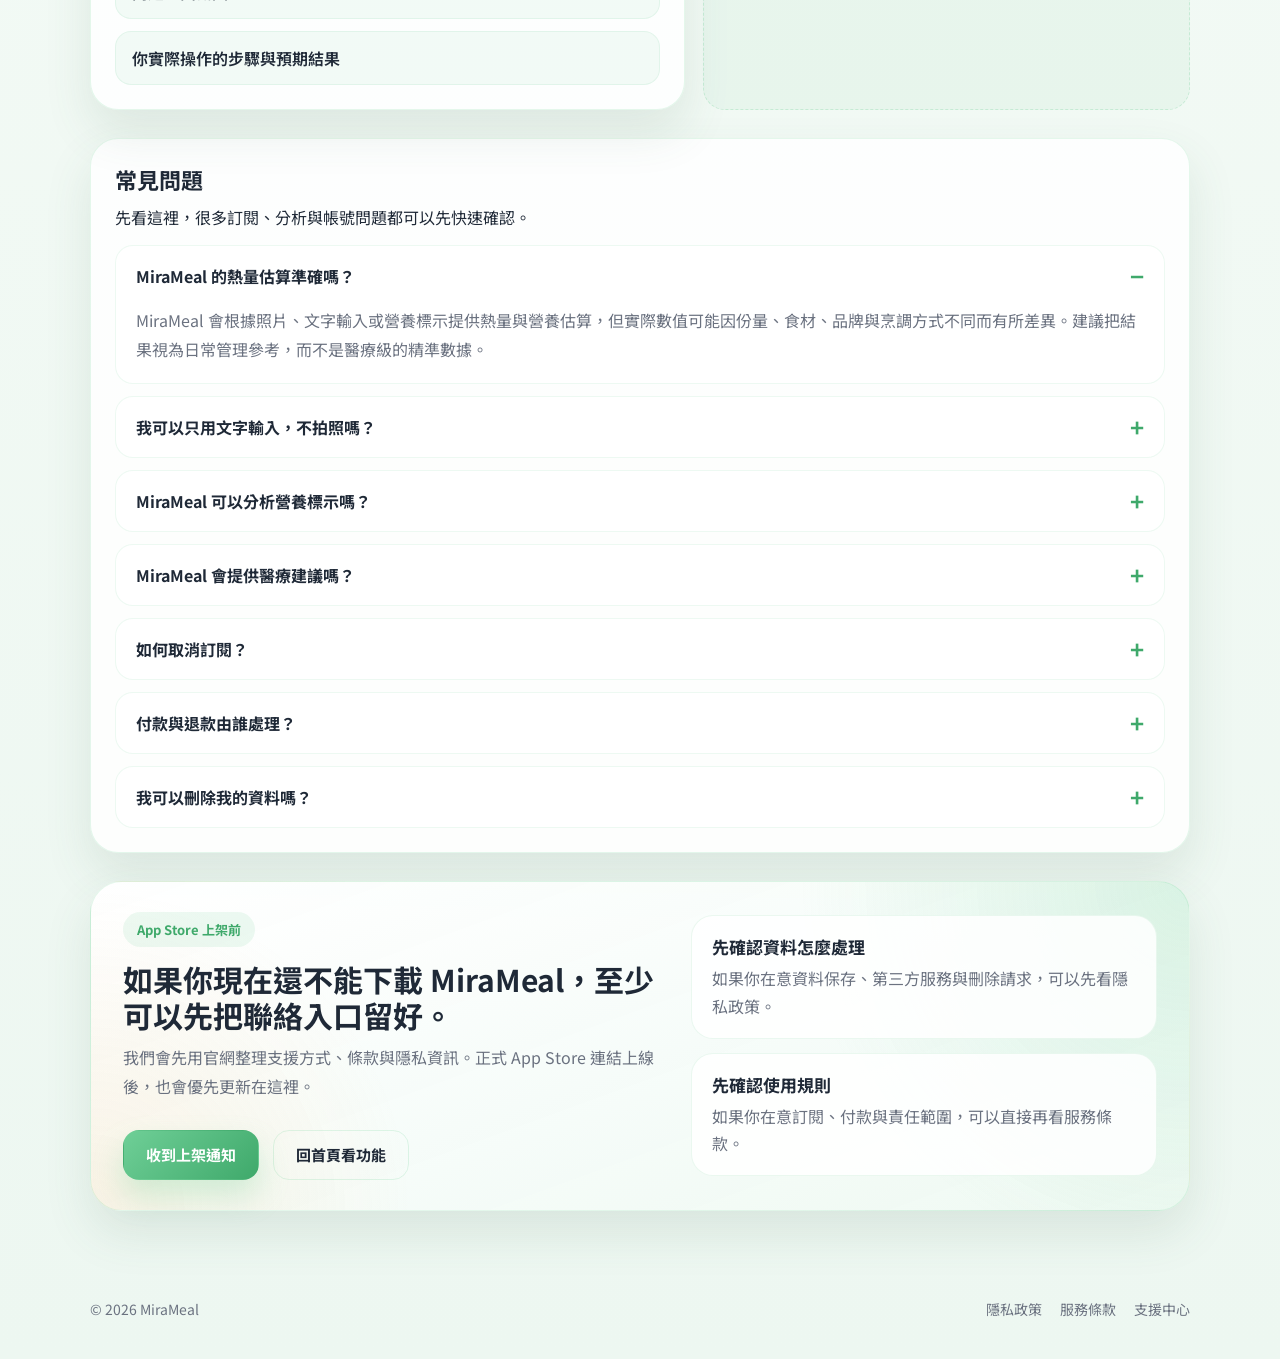
<file: support.html>
﻿<!DOCTYPE html>
<html lang="zh-Hant">
  <head>
    <meta charset="UTF-8" />
    <meta name="viewport" content="width=device-width, initial-scale=1.0" />
    <title>MiraMeal 支援中心</title>
    <meta
      name="description"
      content="MiraMeal 支援中心，包含聯絡方式、常見問題，以及資料查詢與刪除請求方式。"
    />
    <link rel="preconnect" href="https://fonts.googleapis.com" />
    <link rel="preconnect" href="https://fonts.gstatic.com" crossorigin />
    <link
      href="https://fonts.googleapis.com/css2?family=Noto+Sans+TC:wght@400;500;700;800&display=swap"
      rel="stylesheet"
    />
    <link rel="stylesheet" href="./styles.css" />
  </head>
  <body>
    <div class="site-shell">
      <header class="topbar">
        <div class="topbar-inner">
          <a class="brand" href="./index.html">
            <span class="brand-mark">M</span>
            <span class="brand-copy">
              <span class="brand-title">MiraMeal</span>
              <span class="brand-subtitle">溫和陪伴的 AI 飲食管理</span>
            </span>
          </a>
          <div class="topbar-right">
            <nav class="nav">
              <a href="./index.html">首頁</a>
              <a href="./privacy.html">隱私政策</a>
              <a href="./terms.html">服務條款</a>
              <a class="active" href="./support.html">支援中心</a>
            </nav>
            <div class="lang-switch" aria-label="Language switcher">
              <a class="active" href="./support.html">中文</a>
              <a href="./en/support.html">EN</a>
            </div>
          </div>
        </div>
      </header>

      <main class="page-main">
        <section class="section">
          <div class="page-hero-card">
            <div class="page-hero-main">
              <span class="eyebrow">支援、訂閱與資料請求</span>
              <h1 class="page-title">支援中心</h1>
              <p class="page-subtitle">
                如果你在使用 MiraMeal 時遇到問題、想詢問訂閱、需要查資料，或只是想在正式上架時收到通知，都可以從這裡開始。
              </p>
              <div class="hero-actions">
                <a class="button button-primary" href="mailto:foodie.eye.2025@gmail.com">寄信給我們</a>
                <a class="button button-secondary" href="./privacy.html">查看隱私政策</a>
              </div>
            </div>
            <div class="page-hero-side">
              <div class="summary-card">
                <strong>支援信箱</strong>
                <p>foodie.eye.2025@gmail.com</p>
              </div>
              <div class="summary-card is-soft">
                <strong>預期回覆時間</strong>
                <p>一般情況下，我們會在 2 到 3 個工作天內回覆。</p>
              </div>
              <div class="summary-card is-accent">
                <strong>上架前也可以先寫信</strong>
                <p>如果你想追蹤 App Store 上架時間、合作或先確認產品方向，也可以直接聯絡我們。</p>
              </div>
            </div>
          </div>
        </section>

        <section class="section">
          <div class="support-actions">
            <article class="action-card">
              <span class="eyebrow">聯絡客服</span>
              <h3>最直接的方式是寫信</h3>
              <p>如果你要回報問題或說明情境，Email 仍然是最完整也最容易追蹤的方式。</p>
              <a class="button button-primary" href="mailto:foodie.eye.2025@gmail.com">立即寄信</a>
            </article>
            <article class="action-card is-soft">
              <span class="eyebrow">訂閱問題</span>
              <h3>取消與退款怎麼處理</h3>
              <p>訂閱付款由 Apple App Store 處理，退款與取消通常需要透過 Apple 的官方流程。</p>
              <a class="button button-soft" href="#faq">查看 FAQ</a>
            </article>
            <article class="action-card is-accent">
              <span class="eyebrow">上架通知</span>
              <h3>想知道什麼時候正式上架</h3>
              <p>目前官網就是上架前的正式入口。你可以先來信，之後有下載連結時就比較不會錯過。</p>
              <a class="button button-secondary" href="mailto:foodie.eye.2025@gmail.com?subject=MiraMeal%20App%20Store%20%E4%B8%8A%E6%9E%B6%E9%80%9A%E7%9F%A5&body=%E4%BD%A0%E5%A5%BD%EF%BC%8C%E6%88%91%E6%83%B3%E5%9C%A8%20MiraMeal%20%E6%AD%A3%E5%BC%8F%E4%B8%8A%E6%9E%B6%E6%99%82%E6%94%B6%E5%88%B0%E9%80%9A%E7%9F%A5%E3%80%82">收到通知</a>
            </article>
            <article class="action-card">
              <span class="eyebrow">資料請求</span>
              <h3>查詢或刪除你的資料</h3>
              <p>如果你想查詢、匯出或刪除資料，可以直接寄信提出需求。</p>
              <a class="button button-secondary" href="mailto:foodie.eye.2025@gmail.com?subject=MiraMeal%20%E8%B3%87%E6%96%99%E8%AB%8B%E6%B1%82">提出請求</a>
            </article>
          </div>
        </section>

        <section class="section">
          <div class="support-grid">
            <article class="content-panel">
              <div class="panel-header">
                <div>
                  <h2>寫信前建議一起附上</h2>
                  <p>這些資訊能讓我們更快定位問題。</p>
                </div>
              </div>
              <div class="checklist">
                <div class="checklist-item">你的帳號 Email</div>
                <div class="checklist-item">iOS 版本</div>
                <div class="checklist-item">MiraMeal App 版本</div>
                <div class="checklist-item">問題發生時間</div>
                <div class="checklist-item">問題畫面截圖</div>
                <div class="checklist-item">你實際操作的步驟與預期結果</div>
              </div>
            </article>

            <article class="support-note">
              <h2>資料請求處理說明</h2>
              <p>
                如果你是要查詢、匯出或刪除資料，請在 Email 標題中清楚標示需求類型，並附上帳號 Email，這樣我們才能較快確認對應資料並處理。
              </p>
            </article>
          </div>
        </section>

        <section class="section" id="faq">
          <article class="faq-panel">
            <div class="panel-header">
              <div>
                <h2>常見問題</h2>
                <p>先看這裡，很多訂閱、分析與帳號問題都可以先快速確認。</p>
              </div>
            </div>
            <div class="faq-accordion">
              <details class="faq-entry" open>
                <summary>MiraMeal 的熱量估算準確嗎？</summary>
                <div class="faq-body">
                  <p>
                    MiraMeal 會根據照片、文字輸入或營養標示提供熱量與營養估算，但實際數值可能因份量、食材、品牌與烹調方式不同而有所差異。建議把結果視為日常管理參考，而不是醫療級的精準數據。
                  </p>
                </div>
              </details>
              <details class="faq-entry">
                <summary>我可以只用文字輸入，不拍照嗎？</summary>
                <div class="faq-body">
                  <p>可以。你可以直接輸入食物名稱，或用搜尋方式建立飲食記錄。</p>
                </div>
              </details>
              <details class="faq-entry">
                <summary>MiraMeal 可以分析營養標示嗎？</summary>
                <div class="faq-body">
                  <p>可以。你可以拍攝包裝食品的營養標示，系統會協助整理主要營養數值。</p>
                </div>
              </details>
              <details class="faq-entry">
                <summary>MiraMeal 會提供醫療建議嗎？</summary>
                <div class="faq-body">
                  <p>
                    不會。MiraMeal 提供的是一般飲食記錄、熱量估算與健康管理參考，不提供醫療診斷、治療或專業營養處方。
                  </p>
                </div>
              </details>
              <details class="faq-entry">
                <summary>如何取消訂閱？</summary>
                <div class="faq-body">
                  <p>
                    你可以透過 iPhone 或 iPad 的 Apple ID 訂閱管理頁面取消訂閱。實際流程可能依 iOS 版本略有不同。
                  </p>
                </div>
              </details>
              <details class="faq-entry">
                <summary>付款與退款由誰處理？</summary>
                <div class="faq-body">
                  <p>MiraMeal 的訂閱付款由 Apple App Store 處理。若需要退款，請透過 Apple 官方退款流程申請。</p>
                </div>
              </details>
              <details class="faq-entry">
                <summary>我可以刪除我的資料嗎？</summary>
                <div class="faq-body">
                  <p>
                    可以。若你希望查詢、刪除或調整與你相關的資料，請直接寄信到
                    <a class="inline-link" href="mailto:foodie.eye.2025@gmail.com">foodie.eye.2025@gmail.com</a>
                    並在信中說明你的需求。
                  </p>
                </div>
              </details>
            </div>
          </article>
        </section>

        <section class="section">
          <div class="launch-band">
            <div class="launch-copy">
              <span class="eyebrow">App Store 上架前</span>
              <h2>如果你現在還不能下載 MiraMeal，至少可以先把聯絡入口留好。</h2>
              <p>
                我們會先用官網整理支援方式、條款與隱私資訊。正式 App Store 連結上線後，也會優先更新在這裡。
              </p>
              <div class="hero-actions">
                <a class="button button-primary" href="mailto:foodie.eye.2025@gmail.com?subject=MiraMeal%20App%20Store%20%E4%B8%8A%E6%9E%B6%E9%80%9A%E7%9F%A5&body=%E4%BD%A0%E5%A5%BD%EF%BC%8C%E6%88%91%E6%83%B3%E5%9C%A8%20MiraMeal%20%E6%AD%A3%E5%BC%8F%E4%B8%8A%E6%9E%B6%E6%99%82%E6%94%B6%E5%88%B0%E9%80%9A%E7%9F%A5%E3%80%82">收到上架通知</a>
                <a class="button button-ghost" href="./index.html">回首頁看功能</a>
              </div>
            </div>
            <div class="launch-points">
              <a class="launch-point" href="./privacy.html">
                <strong>先確認資料怎麼處理</strong>
                <span>如果你在意資料保存、第三方服務與刪除請求，可以先看隱私政策。</span>
              </a>
              <a class="launch-point" href="./terms.html">
                <strong>先確認使用規則</strong>
                <span>如果你在意訂閱、付款與責任範圍，可以直接再看服務條款。</span>
              </a>
            </div>
          </div>
        </section>
      </main>

      <footer class="footer">
        <div class="footer-inner">
          <div>© 2026 MiraMeal</div>
          <div class="footer-links">
            <a href="./privacy.html">隱私政策</a>
            <a href="./terms.html">服務條款</a>
            <a href="./support.html">支援中心</a>
          </div>
        </div>
      </footer>
    </div>
  </body>
</html>
</file>
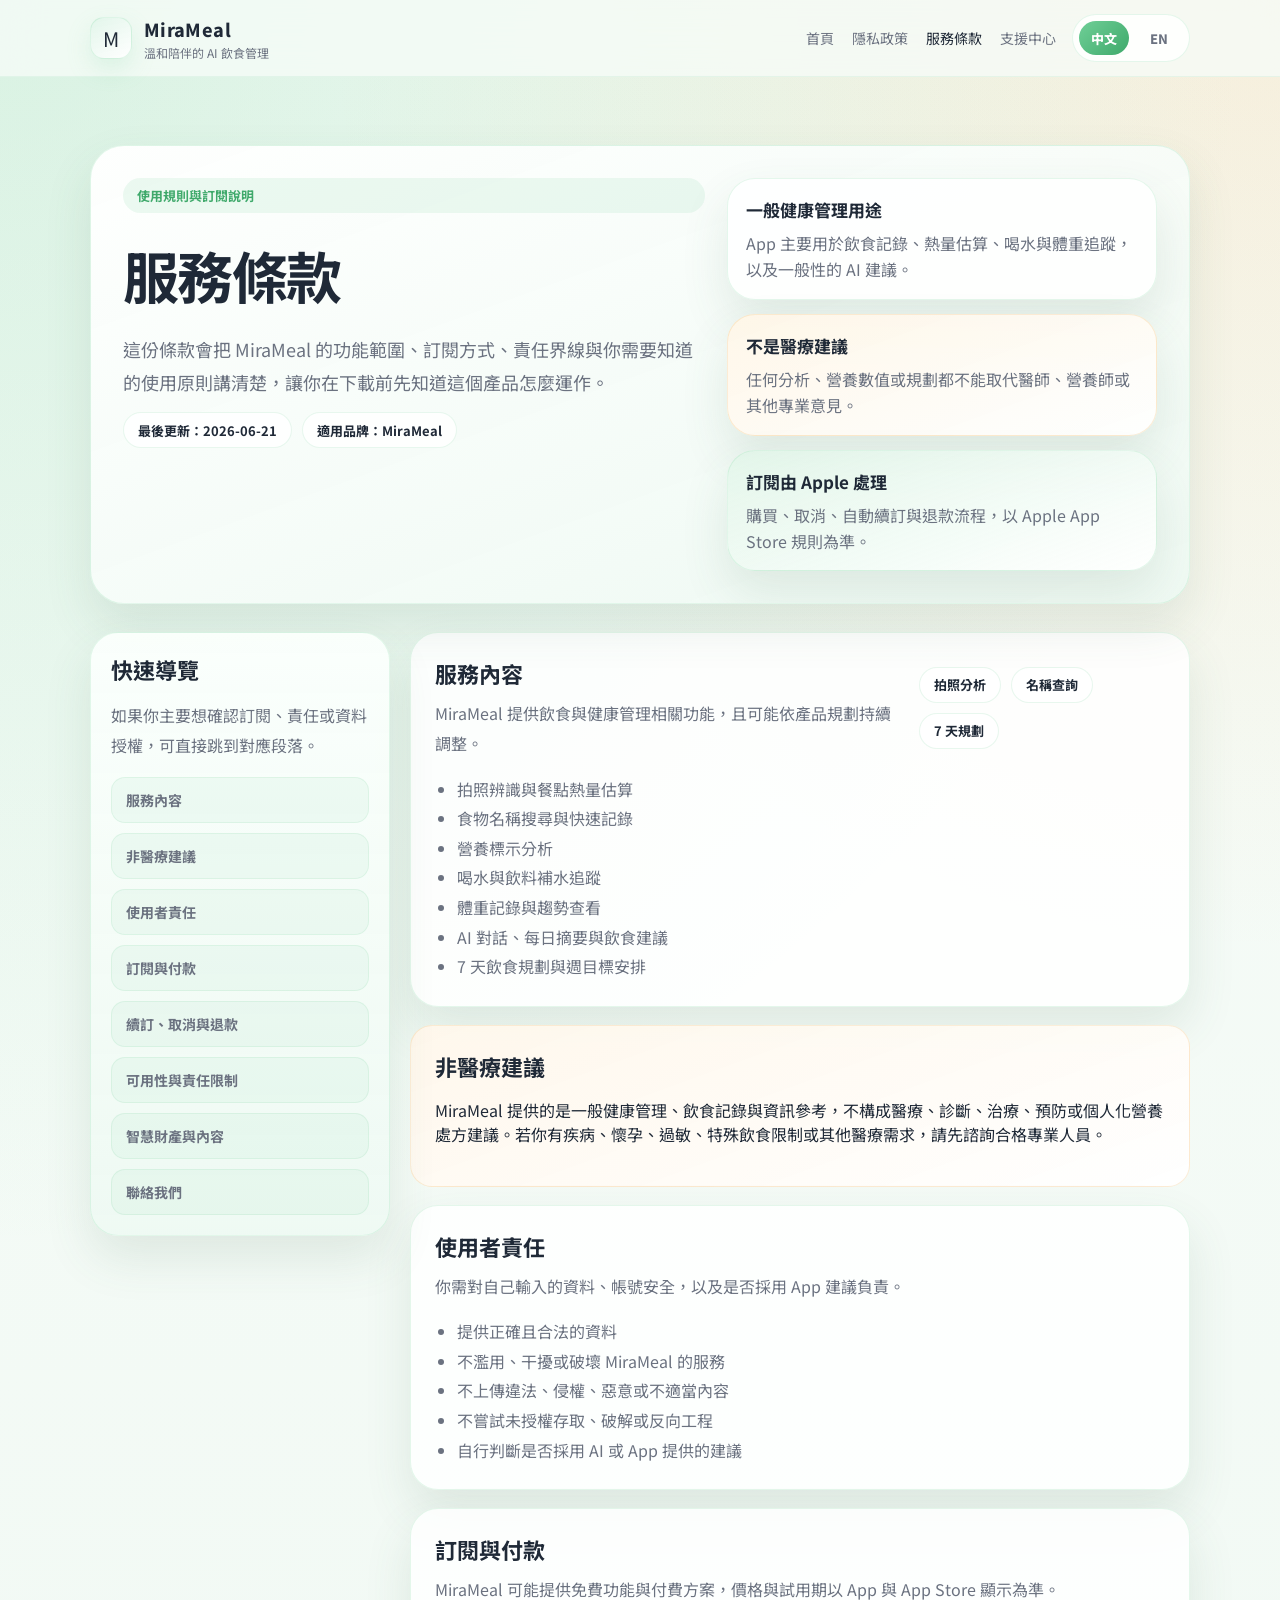
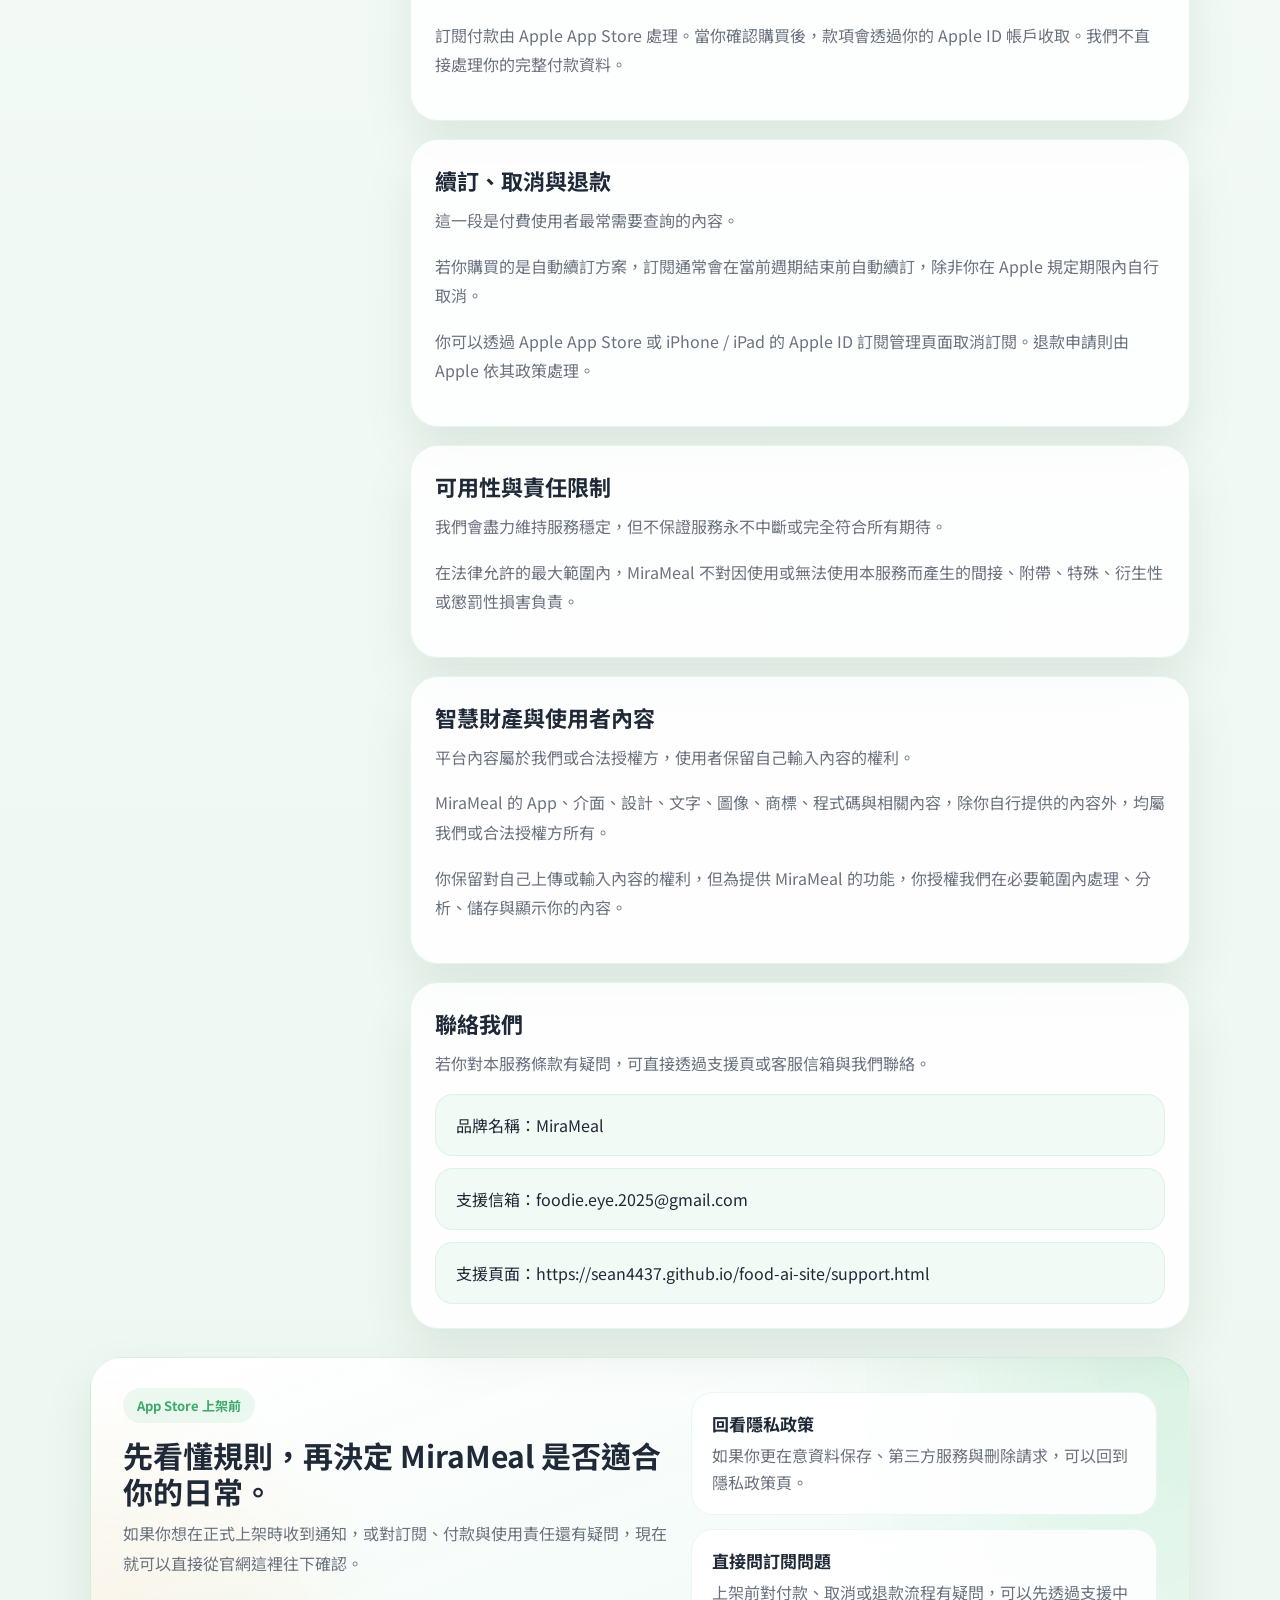
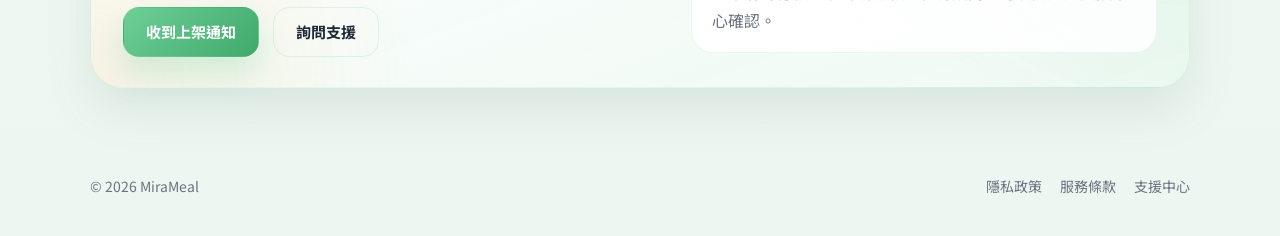
<file: terms.html>
﻿<!DOCTYPE html>
<html lang="zh-Hant">
  <head>
    <meta charset="UTF-8" />
    <meta name="viewport" content="width=device-width, initial-scale=1.0" />
    <title>MiraMeal 服務條款</title>
    <meta
      name="description"
      content="MiraMeal 服務條款，說明功能範圍、使用責任、訂閱付款與責任限制。"
    />
    <link rel="preconnect" href="https://fonts.googleapis.com" />
    <link rel="preconnect" href="https://fonts.gstatic.com" crossorigin />
    <link
      href="https://fonts.googleapis.com/css2?family=Noto+Sans+TC:wght@400;500;700;800&display=swap"
      rel="stylesheet"
    />
    <link rel="stylesheet" href="./styles.css" />
  </head>
  <body>
    <div class="site-shell">
      <header class="topbar">
        <div class="topbar-inner">
          <a class="brand" href="./index.html">
            <span class="brand-mark">M</span>
            <span class="brand-copy">
              <span class="brand-title">MiraMeal</span>
              <span class="brand-subtitle">溫和陪伴的 AI 飲食管理</span>
            </span>
          </a>
          <div class="topbar-right">
            <nav class="nav">
              <a href="./index.html">首頁</a>
              <a href="./privacy.html">隱私政策</a>
              <a class="active" href="./terms.html">服務條款</a>
              <a href="./support.html">支援中心</a>
            </nav>
            <div class="lang-switch" aria-label="Language switcher">
              <a class="active" href="./terms.html">中文</a>
              <a href="./en/terms.html">EN</a>
            </div>
          </div>
        </div>
      </header>

      <main class="page-main">
        <section class="section">
          <div class="page-hero-card">
            <div class="page-hero-main">
              <span class="eyebrow">使用規則與訂閱說明</span>
              <h1 class="page-title">服務條款</h1>
              <p class="page-subtitle">
                這份條款會把 MiraMeal 的功能範圍、訂閱方式、責任界線與你需要知道的使用原則講清楚，讓你在下載前先知道這個產品怎麼運作。
              </p>
              <div class="hero-meta-row">
                <span class="hero-meta-pill">最後更新：2026-06-21</span>
                <span class="hero-meta-pill">適用品牌：MiraMeal</span>
              </div>
            </div>
            <div class="page-hero-side">
              <div class="summary-card">
                <strong>一般健康管理用途</strong>
                <p>App 主要用於飲食記錄、熱量估算、喝水與體重追蹤，以及一般性的 AI 建議。</p>
              </div>
              <div class="summary-card is-accent">
                <strong>不是醫療建議</strong>
                <p>任何分析、營養數值或規劃都不能取代醫師、營養師或其他專業意見。</p>
              </div>
              <div class="summary-card is-soft">
                <strong>訂閱由 Apple 處理</strong>
                <p>購買、取消、自動續訂與退款流程，以 Apple App Store 規則為準。</p>
              </div>
            </div>
          </div>
        </section>

        <section class="section">
          <div class="legal-shell">
            <aside class="sticky-panel">
              <h2>快速導覽</h2>
              <p>如果你主要想確認訂閱、責任或資料授權，可直接跳到對應段落。</p>
              <nav class="toc-list">
                <a href="#service">服務內容</a>
                <a href="#medical">非醫療建議</a>
                <a href="#responsibility">使用者責任</a>
                <a href="#subscription">訂閱與付款</a>
                <a href="#renewal">續訂、取消與退款</a>
                <a href="#availability">可用性與責任限制</a>
                <a href="#ip">智慧財產與內容</a>
                <a href="#contact">聯絡我們</a>
              </nav>
            </aside>

            <div class="content-stack">
              <article class="content-panel" id="service">
                <div class="panel-header">
                  <div>
                    <h2>服務內容</h2>
                    <p>MiraMeal 提供飲食與健康管理相關功能，且可能依產品規劃持續調整。</p>
                  </div>
                  <div class="chip-row">
                    <span class="chip">拍照分析</span>
                    <span class="chip">名稱查詢</span>
                    <span class="chip">7 天規劃</span>
                  </div>
                </div>
                <ul>
                  <li>拍照辨識與餐點熱量估算</li>
                  <li>食物名稱搜尋與快速記錄</li>
                  <li>營養標示分析</li>
                  <li>喝水與飲料補水追蹤</li>
                  <li>體重記錄與趨勢查看</li>
                  <li>AI 對話、每日摘要與飲食建議</li>
                  <li>7 天飲食規劃與週目標安排</li>
                </ul>
              </article>

              <article class="warning-panel" id="medical">
                <h2>非醫療建議</h2>
                <p>
                  MiraMeal 提供的是一般健康管理、飲食記錄與資訊參考，不構成醫療、診斷、治療、預防或個人化營養處方建議。若你有疾病、懷孕、過敏、特殊飲食限制或其他醫療需求，請先諮詢合格專業人員。
                </p>
              </article>

              <article class="content-panel" id="responsibility">
                <div class="panel-header">
                  <div>
                    <h2>使用者責任</h2>
                    <p>你需對自己輸入的資料、帳號安全，以及是否採用 App 建議負責。</p>
                  </div>
                </div>
                <ul>
                  <li>提供正確且合法的資料</li>
                  <li>不濫用、干擾或破壞 MiraMeal 的服務</li>
                  <li>不上傳違法、侵權、惡意或不適當內容</li>
                  <li>不嘗試未授權存取、破解或反向工程</li>
                  <li>自行判斷是否採用 AI 或 App 提供的建議</li>
                </ul>
              </article>

              <article class="content-panel" id="subscription">
                <div class="panel-header">
                  <div>
                    <h2>訂閱與付款</h2>
                    <p>MiraMeal 可能提供免費功能與付費方案，價格與試用期以 App 與 App Store 顯示為準。</p>
                  </div>
                </div>
                <p>
                  訂閱付款由 Apple App Store 處理。當你確認購買後，款項會透過你的 Apple ID 帳戶收取。我們不直接處理你的完整付款資料。
                </p>
              </article>

              <article class="content-panel" id="renewal">
                <div class="panel-header">
                  <div>
                    <h2>續訂、取消與退款</h2>
                    <p>這一段是付費使用者最常需要查詢的內容。</p>
                  </div>
                </div>
                <p>
                  若你購買的是自動續訂方案，訂閱通常會在當前週期結束前自動續訂，除非你在 Apple 規定期限內自行取消。
                </p>
                <p>
                  你可以透過 Apple App Store 或 iPhone / iPad 的 Apple ID 訂閱管理頁面取消訂閱。退款申請則由 Apple 依其政策處理。
                </p>
              </article>

              <article class="content-panel" id="availability">
                <div class="panel-header">
                  <div>
                    <h2>可用性與責任限制</h2>
                    <p>我們會盡力維持服務穩定，但不保證服務永不中斷或完全符合所有期待。</p>
                  </div>
                </div>
                <p>
                  在法律允許的最大範圍內，MiraMeal 不對因使用或無法使用本服務而產生的間接、附帶、特殊、衍生性或懲罰性損害負責。
                </p>
              </article>

              <article class="content-panel" id="ip">
                <div class="panel-header">
                  <div>
                    <h2>智慧財產與使用者內容</h2>
                    <p>平台內容屬於我們或合法授權方，使用者保留自己輸入內容的權利。</p>
                  </div>
                </div>
                <p>
                  MiraMeal 的 App、介面、設計、文字、圖像、商標、程式碼與相關內容，除你自行提供的內容外，均屬我們或合法授權方所有。
                </p>
                <p>
                  你保留對自己上傳或輸入內容的權利，但為提供 MiraMeal 的功能，你授權我們在必要範圍內處理、分析、儲存與顯示你的內容。
                </p>
              </article>

              <article class="content-panel" id="contact">
                <div class="panel-header">
                  <div>
                    <h2>聯絡我們</h2>
                    <p>若你對本服務條款有疑問，可直接透過支援頁或客服信箱與我們聯絡。</p>
                  </div>
                </div>
                <div class="contact-list">
                  <div class="contact-item">品牌名稱：MiraMeal</div>
                  <div class="contact-item">支援信箱：foodie.eye.2025@gmail.com</div>
                  <div class="contact-item">支援頁面：https://sean4437.github.io/food-ai-site/support.html</div>
                </div>
              </article>
            </div>
          </div>
        </section>

        <section class="section">
          <div class="launch-band">
            <div class="launch-copy">
              <span class="eyebrow">App Store 上架前</span>
              <h2>先看懂規則，再決定 MiraMeal 是否適合你的日常。</h2>
              <p>
                如果你想在正式上架時收到通知，或對訂閱、付款與使用責任還有疑問，現在就可以直接從官網這裡往下確認。
              </p>
              <div class="hero-actions">
                <a class="button button-primary" href="mailto:foodie.eye.2025@gmail.com?subject=MiraMeal%20App%20Store%20%E4%B8%8A%E6%9E%B6%E9%80%9A%E7%9F%A5&body=%E4%BD%A0%E5%A5%BD%EF%BC%8C%E6%88%91%E6%83%B3%E5%9C%A8%20MiraMeal%20%E6%AD%A3%E5%BC%8F%E4%B8%8A%E6%9E%B6%E6%99%82%E6%94%B6%E5%88%B0%E9%80%9A%E7%9F%A5%E3%80%82">收到上架通知</a>
                <a class="button button-ghost" href="./support.html">詢問支援</a>
              </div>
            </div>
            <div class="launch-points">
              <a class="launch-point" href="./privacy.html">
                <strong>回看隱私政策</strong>
                <span>如果你更在意資料保存、第三方服務與刪除請求，可以回到隱私政策頁。</span>
              </a>
              <a class="launch-point" href="./support.html">
                <strong>直接問訂閱問題</strong>
                <span>上架前對付款、取消或退款流程有疑問，可以先透過支援中心確認。</span>
              </a>
            </div>
          </div>
        </section>
      </main>

      <footer class="footer">
        <div class="footer-inner">
          <div>© 2026 MiraMeal</div>
          <div class="footer-links">
            <a href="./privacy.html">隱私政策</a>
            <a href="./terms.html">服務條款</a>
            <a href="./support.html">支援中心</a>
          </div>
        </div>
      </footer>
    </div>
  </body>
</html>
</file>
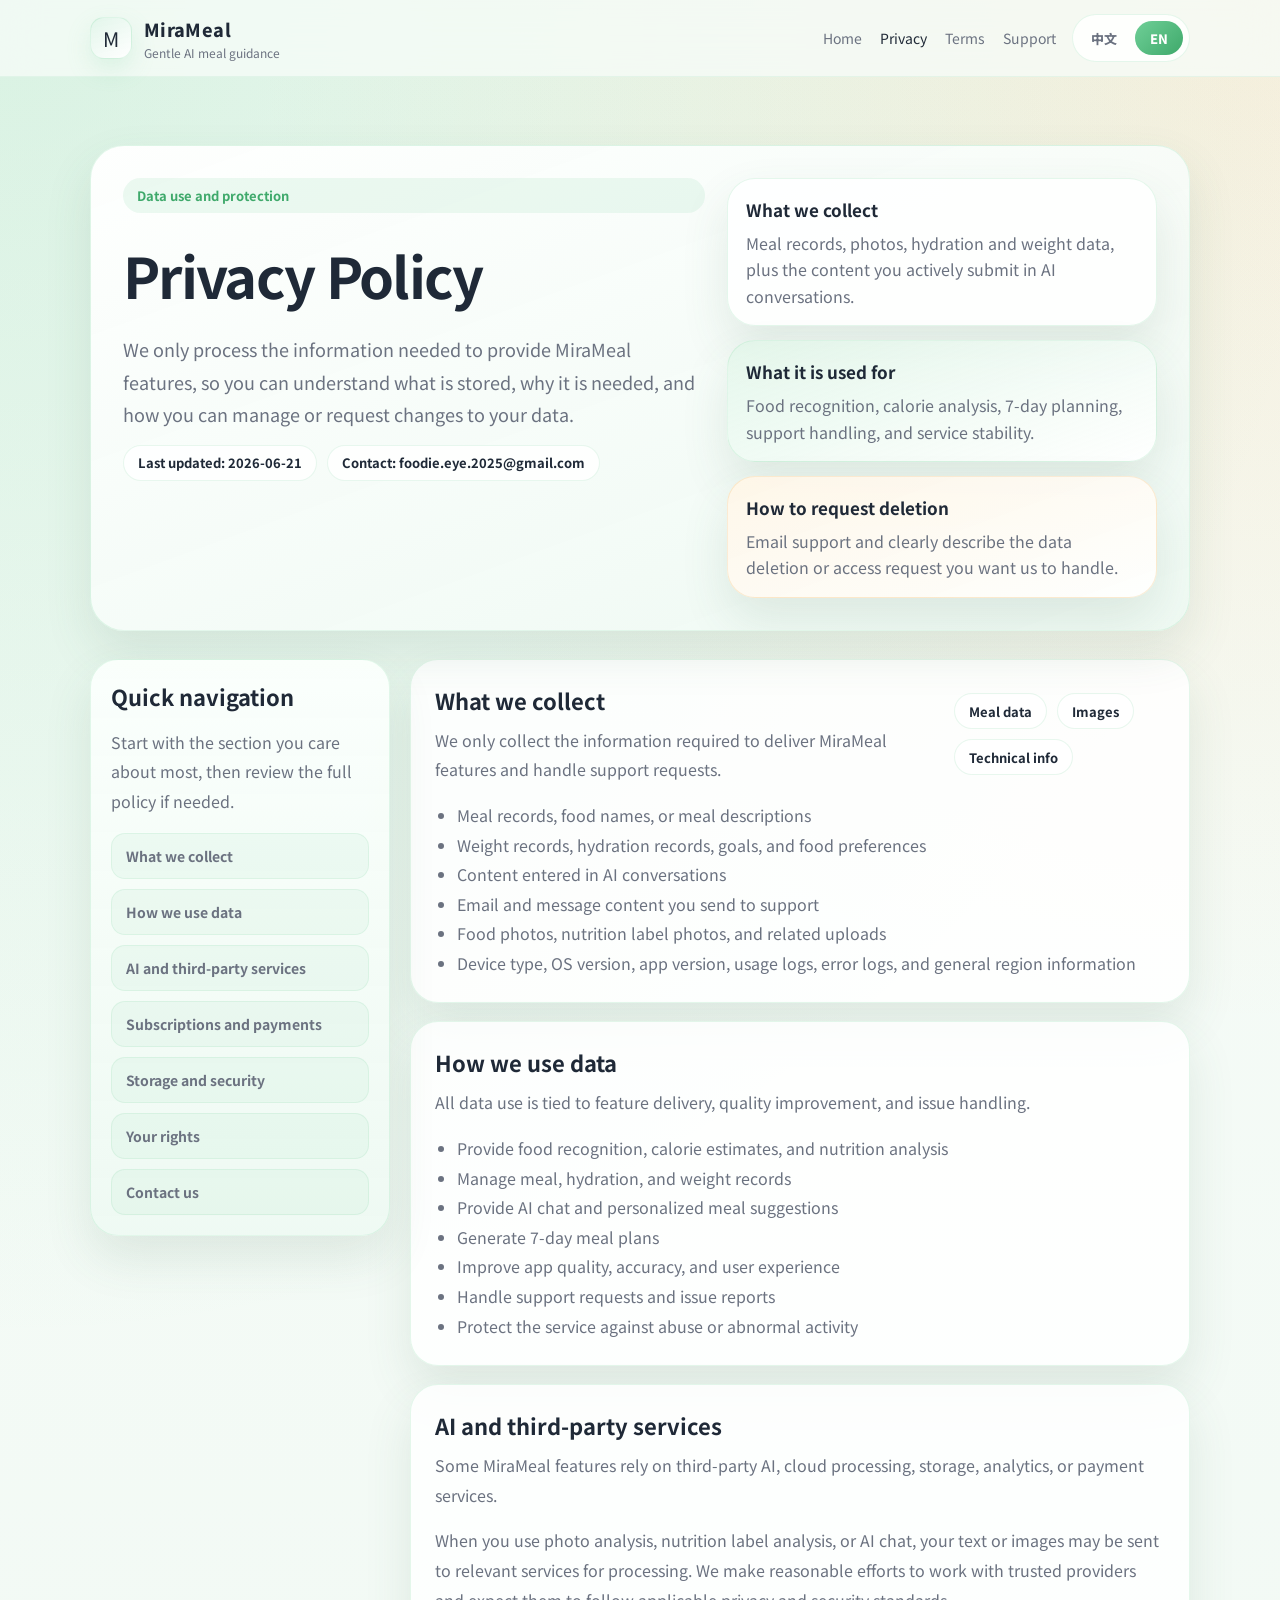
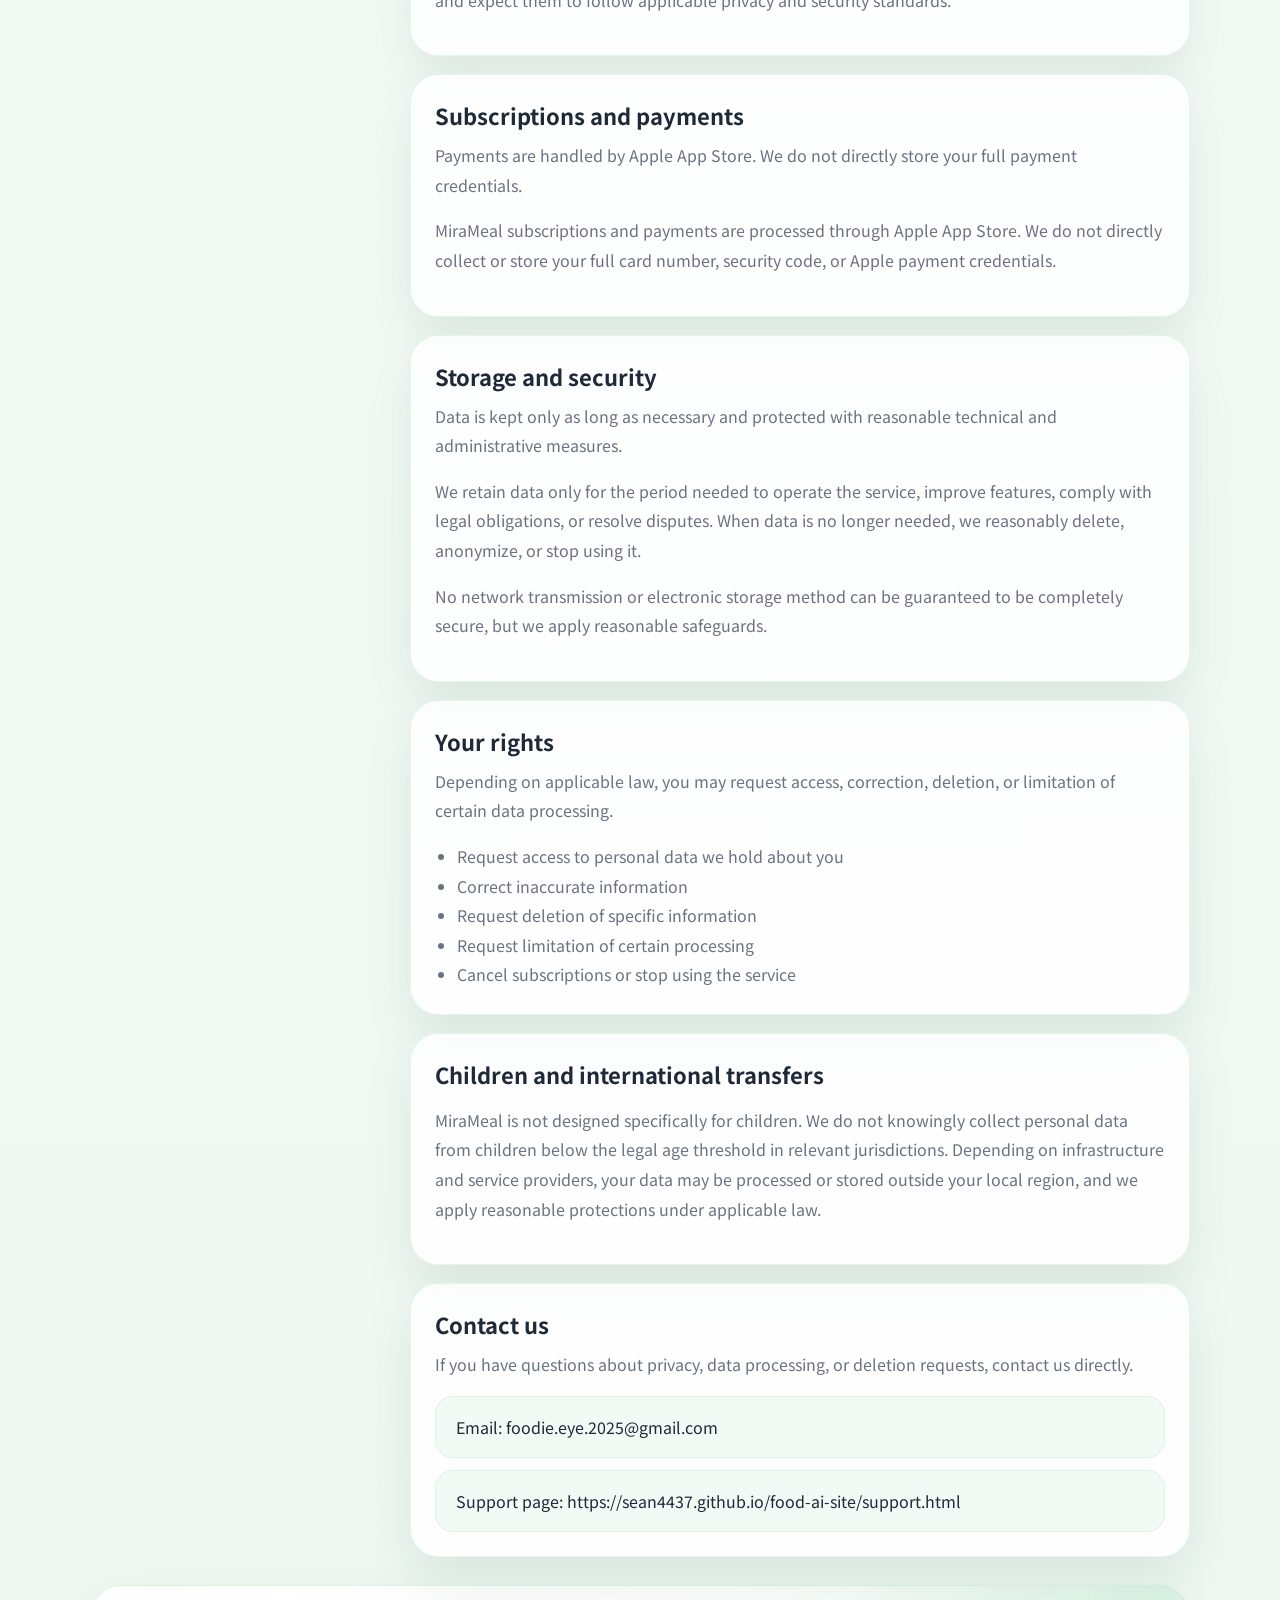
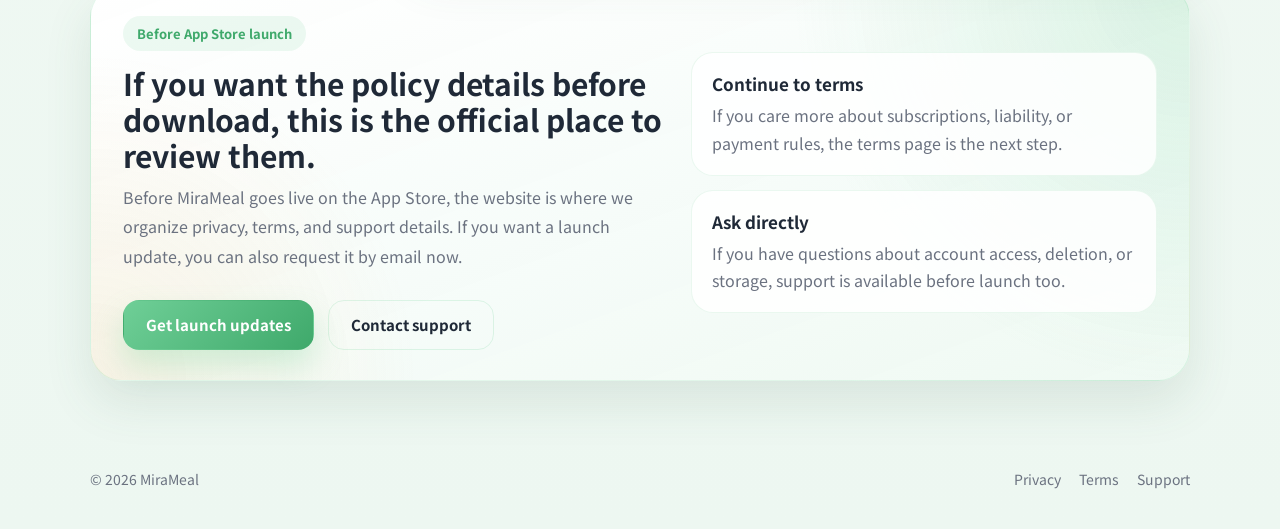
<file: en/privacy.html>
﻿<!DOCTYPE html>
<html lang="en">
  <head>
    <meta charset="UTF-8" />
    <meta name="viewport" content="width=device-width, initial-scale=1.0" />
    <title>MiraMeal Privacy Policy</title>
    <meta name="description" content="MiraMeal privacy policy covering data collection, usage, storage, and protection." />
    <link rel="preconnect" href="https://fonts.googleapis.com" />
    <link rel="preconnect" href="https://fonts.gstatic.com" crossorigin />
    <link
      href="https://fonts.googleapis.com/css2?family=Inter:wght@400;500;700;800&family=Noto+Sans+TC:wght@400;500;700;800&display=swap"
      rel="stylesheet"
    />
    <link rel="stylesheet" href="../styles.css" />
  </head>
  <body>
    <div class="site-shell">
      <header class="topbar">
        <div class="topbar-inner">
          <a class="brand" href="./index.html">
            <span class="brand-mark">M</span>
            <span class="brand-copy">
              <span class="brand-title">MiraMeal</span>
              <span class="brand-subtitle">Gentle AI meal guidance</span>
            </span>
          </a>
          <div class="topbar-right">
            <nav class="nav">
              <a href="./index.html">Home</a>
              <a class="active" href="./privacy.html">Privacy</a>
              <a href="./terms.html">Terms</a>
              <a href="./support.html">Support</a>
            </nav>
            <div class="lang-switch" aria-label="Language switcher">
              <a href="../privacy.html">中文</a>
              <a class="active" href="./privacy.html">EN</a>
            </div>
          </div>
        </div>
      </header>

      <main class="page-main">
        <section class="section">
          <div class="page-hero-card">
            <div class="page-hero-main">
              <span class="eyebrow">Data use and protection</span>
              <h1 class="page-title">Privacy Policy</h1>
              <p class="page-subtitle">
                We only process the information needed to provide MiraMeal features, so you can understand what is stored, why it is needed, and how you can manage or request changes to your data.
              </p>
              <div class="hero-meta-row">
                <span class="hero-meta-pill">Last updated: 2026-06-21</span>
                <span class="hero-meta-pill">Contact: foodie.eye.2025@gmail.com</span>
              </div>
            </div>
            <div class="page-hero-side">
              <div class="summary-card">
                <strong>What we collect</strong>
                <p>Meal records, photos, hydration and weight data, plus the content you actively submit in AI conversations.</p>
              </div>
              <div class="summary-card is-soft">
                <strong>What it is used for</strong>
                <p>Food recognition, calorie analysis, 7-day planning, support handling, and service stability.</p>
              </div>
              <div class="summary-card is-accent">
                <strong>How to request deletion</strong>
                <p>Email support and clearly describe the data deletion or access request you want us to handle.</p>
              </div>
            </div>
          </div>
        </section>

        <section class="section">
          <div class="legal-shell">
            <aside class="sticky-panel">
              <h2>Quick navigation</h2>
              <p>Start with the section you care about most, then review the full policy if needed.</p>
              <nav class="toc-list">
                <a href="#collect">What we collect</a>
                <a href="#usage">How we use data</a>
                <a href="#ai">AI and third-party services</a>
                <a href="#payment">Subscriptions and payments</a>
                <a href="#security">Storage and security</a>
                <a href="#rights">Your rights</a>
                <a href="#contact">Contact us</a>
              </nav>
            </aside>

            <div class="content-stack">
              <article class="content-panel" id="collect">
                <div class="panel-header">
                  <div>
                    <h2>What we collect</h2>
                    <p>We only collect the information required to deliver MiraMeal features and handle support requests.</p>
                  </div>
                  <div class="chip-row">
                    <span class="chip">Meal data</span>
                    <span class="chip">Images</span>
                    <span class="chip">Technical info</span>
                  </div>
                </div>
                <ul>
                  <li>Meal records, food names, or meal descriptions</li>
                  <li>Weight records, hydration records, goals, and food preferences</li>
                  <li>Content entered in AI conversations</li>
                  <li>Email and message content you send to support</li>
                  <li>Food photos, nutrition label photos, and related uploads</li>
                  <li>Device type, OS version, app version, usage logs, error logs, and general region information</li>
                </ul>
              </article>

              <article class="content-panel" id="usage">
                <div class="panel-header">
                  <div>
                    <h2>How we use data</h2>
                    <p>All data use is tied to feature delivery, quality improvement, and issue handling.</p>
                  </div>
                </div>
                <ul>
                  <li>Provide food recognition, calorie estimates, and nutrition analysis</li>
                  <li>Manage meal, hydration, and weight records</li>
                  <li>Provide AI chat and personalized meal suggestions</li>
                  <li>Generate 7-day meal plans</li>
                  <li>Improve app quality, accuracy, and user experience</li>
                  <li>Handle support requests and issue reports</li>
                  <li>Protect the service against abuse or abnormal activity</li>
                </ul>
              </article>

              <article class="content-panel" id="ai">
                <div class="panel-header">
                  <div>
                    <h2>AI and third-party services</h2>
                    <p>Some MiraMeal features rely on third-party AI, cloud processing, storage, analytics, or payment services.</p>
                  </div>
                </div>
                <p>
                  When you use photo analysis, nutrition label analysis, or AI chat, your text or images may be sent to relevant services for processing. We make reasonable efforts to work with trusted providers and expect them to follow applicable privacy and security standards.
                </p>
              </article>

              <article class="content-panel" id="payment">
                <div class="panel-header">
                  <div>
                    <h2>Subscriptions and payments</h2>
                    <p>Payments are handled by Apple App Store. We do not directly store your full payment credentials.</p>
                  </div>
                </div>
                <p>
                  MiraMeal subscriptions and payments are processed through Apple App Store. We do not directly collect or store your full card number, security code, or Apple payment credentials.
                </p>
              </article>

              <article class="content-panel" id="security">
                <div class="panel-header">
                  <div>
                    <h2>Storage and security</h2>
                    <p>Data is kept only as long as necessary and protected with reasonable technical and administrative measures.</p>
                  </div>
                </div>
                <p>
                  We retain data only for the period needed to operate the service, improve features, comply with legal obligations, or resolve disputes. When data is no longer needed, we reasonably delete, anonymize, or stop using it.
                </p>
                <p>
                  No network transmission or electronic storage method can be guaranteed to be completely secure, but we apply reasonable safeguards.
                </p>
              </article>

              <article class="content-panel" id="rights">
                <div class="panel-header">
                  <div>
                    <h2>Your rights</h2>
                    <p>Depending on applicable law, you may request access, correction, deletion, or limitation of certain data processing.</p>
                  </div>
                </div>
                <ul>
                  <li>Request access to personal data we hold about you</li>
                  <li>Correct inaccurate information</li>
                  <li>Request deletion of specific information</li>
                  <li>Request limitation of certain processing</li>
                  <li>Cancel subscriptions or stop using the service</li>
                </ul>
              </article>

              <article class="highlight-panel">
                <h2>Children and international transfers</h2>
                <p>
                  MiraMeal is not designed specifically for children. We do not knowingly collect personal data from children below the legal age threshold in relevant jurisdictions. Depending on infrastructure and service providers, your data may be processed or stored outside your local region, and we apply reasonable protections under applicable law.
                </p>
              </article>

              <article class="content-panel" id="contact">
                <div class="panel-header">
                  <div>
                    <h2>Contact us</h2>
                    <p>If you have questions about privacy, data processing, or deletion requests, contact us directly.</p>
                  </div>
                </div>
                <div class="contact-list">
                  <div class="contact-item">Email: foodie.eye.2025@gmail.com</div>
                  <div class="contact-item">Support page: https://sean4437.github.io/food-ai-site/support.html</div>
                </div>
              </article>
            </div>
          </div>
        </section>

        <section class="section">
          <div class="launch-band">
            <div class="launch-copy">
              <span class="eyebrow">Before App Store launch</span>
              <h2>If you want the policy details before download, this is the official place to review them.</h2>
              <p>
                Before MiraMeal goes live on the App Store, the website is where we organize privacy, terms, and support details. If you want a launch update, you can also request it by email now.
              </p>
              <div class="hero-actions">
                <a class="button button-primary" href="mailto:foodie.eye.2025@gmail.com?subject=MiraMeal%20App%20Store%20launch%20updates&body=Hello%2C%20I%20would%20like%20to%20receive%20an%20update%20when%20MiraMeal%20goes%20live%20on%20the%20App%20Store.">Get launch updates</a>
                <a class="button button-ghost" href="./support.html">Contact support</a>
              </div>
            </div>
            <div class="launch-points">
              <a class="launch-point" href="./terms.html">
                <strong>Continue to terms</strong>
                <span>If you care more about subscriptions, liability, or payment rules, the terms page is the next step.</span>
              </a>
              <a class="launch-point" href="./support.html">
                <strong>Ask directly</strong>
                <span>If you have questions about account access, deletion, or storage, support is available before launch too.</span>
              </a>
            </div>
          </div>
        </section>
      </main>

      <footer class="footer">
        <div class="footer-inner">
          <div>© 2026 MiraMeal</div>
          <div class="footer-links">
            <a href="./privacy.html">Privacy</a>
            <a href="./terms.html">Terms</a>
            <a href="./support.html">Support</a>
          </div>
        </div>
      </footer>
    </div>
  </body>
</html>
</file>
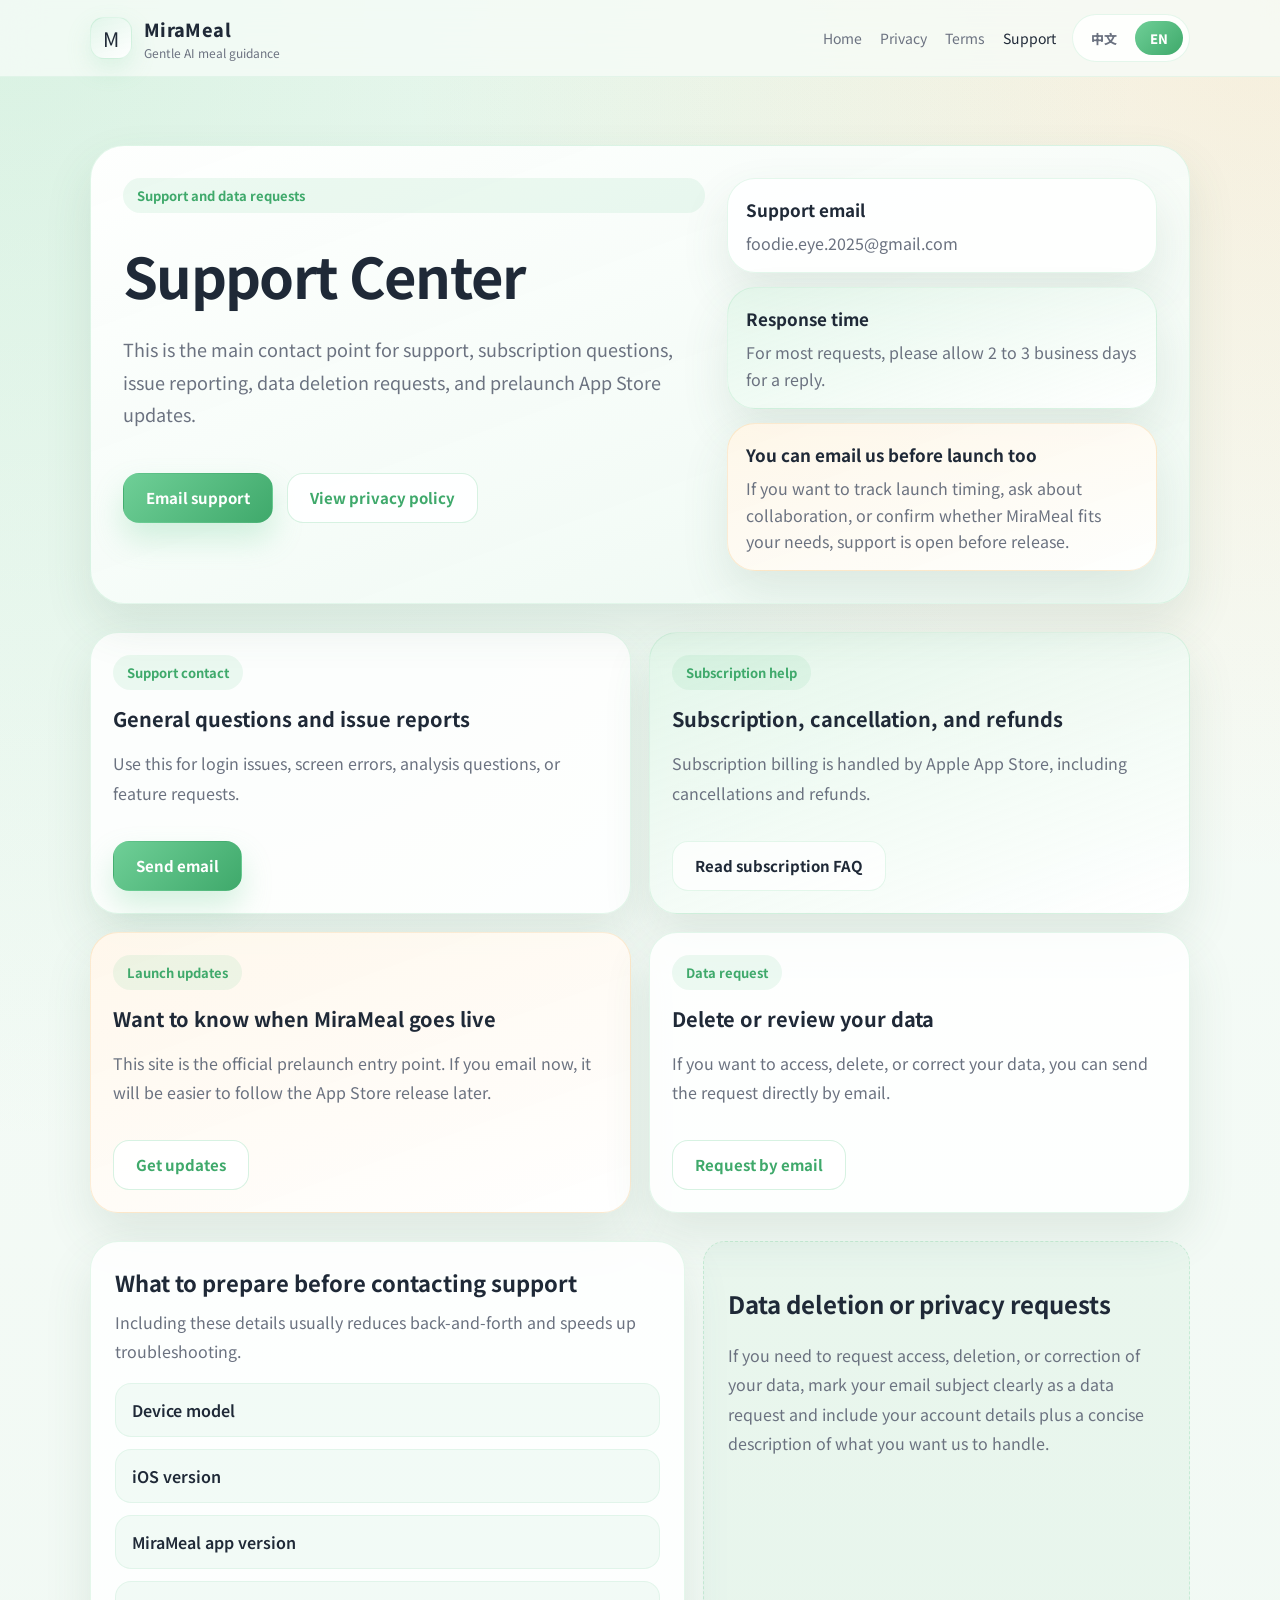
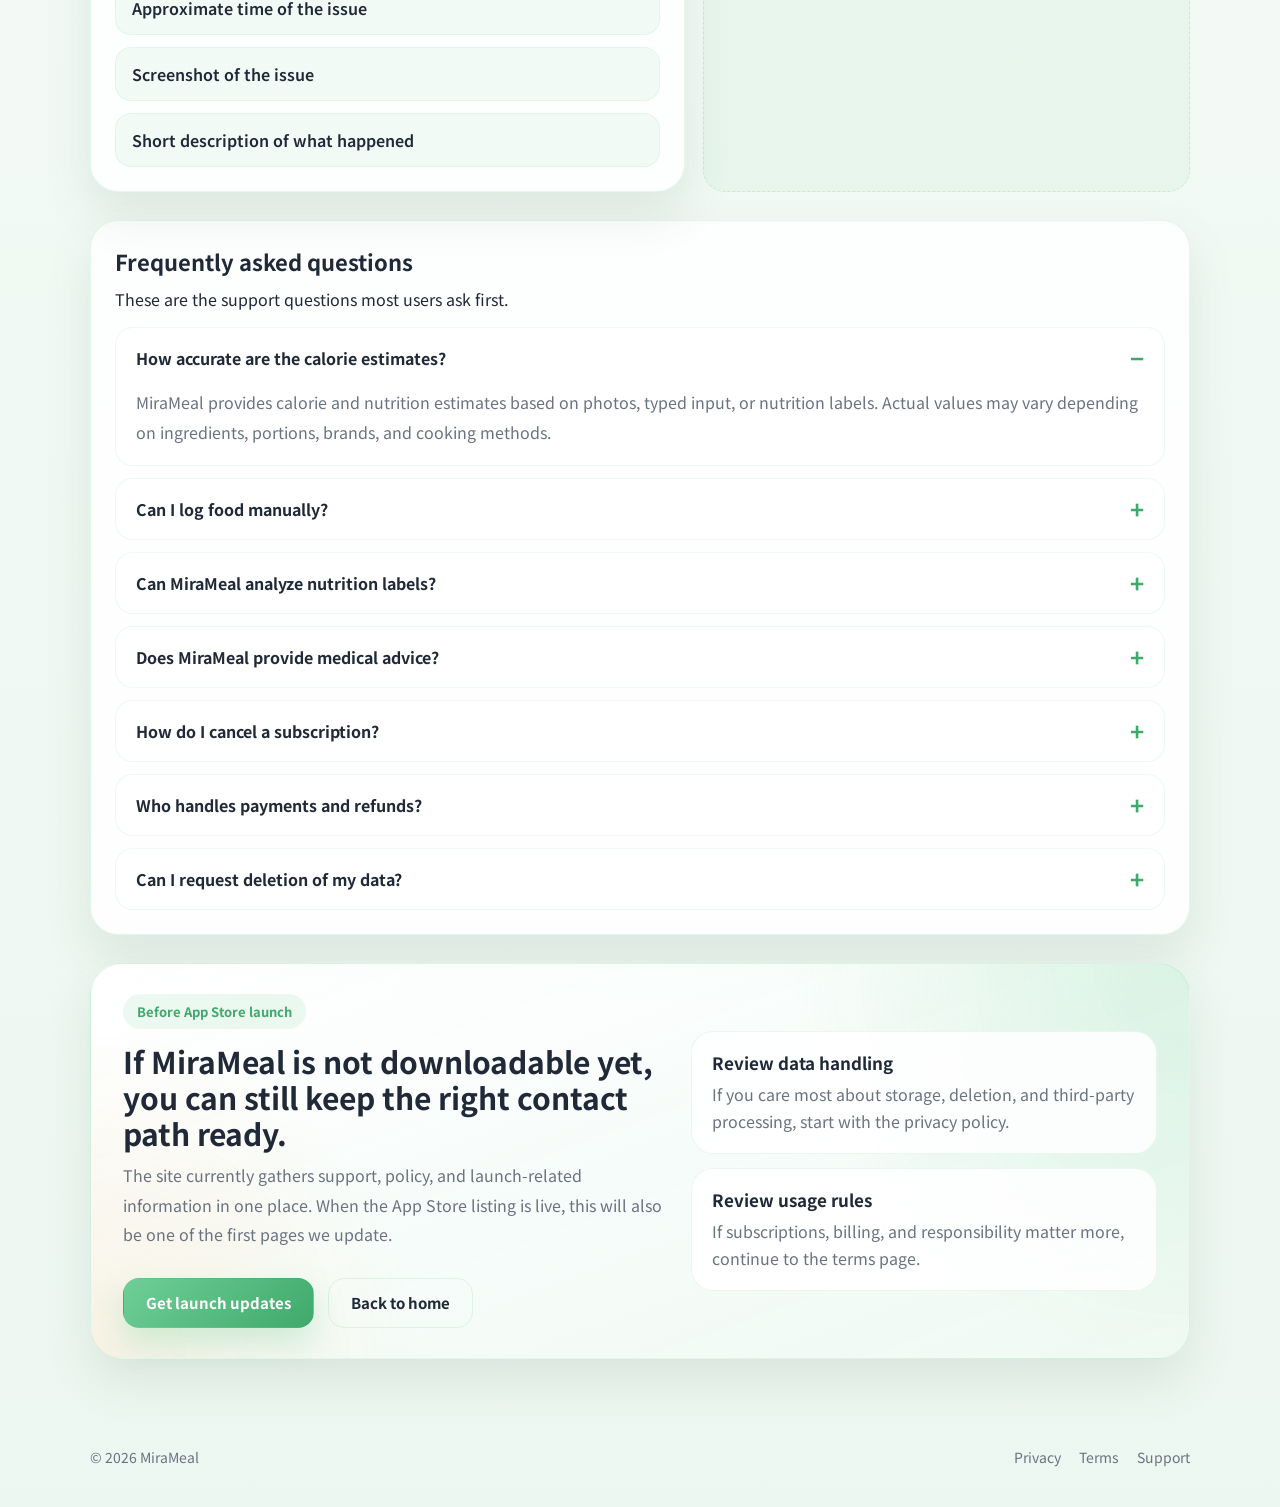
<file: en/support.html>
﻿<!DOCTYPE html>
<html lang="en">
  <head>
    <meta charset="UTF-8" />
    <meta name="viewport" content="width=device-width, initial-scale=1.0" />
    <title>MiraMeal Support Center</title>
    <meta name="description" content="MiraMeal support center with contact options, FAQs, and data request guidance." />
    <link rel="preconnect" href="https://fonts.googleapis.com" />
    <link rel="preconnect" href="https://fonts.gstatic.com" crossorigin />
    <link
      href="https://fonts.googleapis.com/css2?family=Inter:wght@400;500;700;800&family=Noto+Sans+TC:wght@400;500;700;800&display=swap"
      rel="stylesheet"
    />
    <link rel="stylesheet" href="../styles.css" />
  </head>
  <body>
    <div class="site-shell">
      <header class="topbar">
        <div class="topbar-inner">
          <a class="brand" href="./index.html">
            <span class="brand-mark">M</span>
            <span class="brand-copy">
              <span class="brand-title">MiraMeal</span>
              <span class="brand-subtitle">Gentle AI meal guidance</span>
            </span>
          </a>
          <div class="topbar-right">
            <nav class="nav">
              <a href="./index.html">Home</a>
              <a href="./privacy.html">Privacy</a>
              <a href="./terms.html">Terms</a>
              <a class="active" href="./support.html">Support</a>
            </nav>
            <div class="lang-switch" aria-label="Language switcher">
              <a href="../support.html">中文</a>
              <a class="active" href="./support.html">EN</a>
            </div>
          </div>
        </div>
      </header>

      <main class="page-main">
        <section class="section">
          <div class="page-hero-card">
            <div class="page-hero-main">
              <span class="eyebrow">Support and data requests</span>
              <h1 class="page-title">Support Center</h1>
              <p class="page-subtitle">
                This is the main contact point for support, subscription questions, issue reporting, data deletion requests, and prelaunch App Store updates.
              </p>
              <div class="hero-actions">
                <a class="button button-primary" href="mailto:foodie.eye.2025@gmail.com">Email support</a>
                <a class="button button-secondary" href="./privacy.html">View privacy policy</a>
              </div>
            </div>
            <div class="page-hero-side">
              <div class="summary-card">
                <strong>Support email</strong>
                <p>foodie.eye.2025@gmail.com</p>
              </div>
              <div class="summary-card is-soft">
                <strong>Response time</strong>
                <p>For most requests, please allow 2 to 3 business days for a reply.</p>
              </div>
              <div class="summary-card is-accent">
                <strong>You can email us before launch too</strong>
                <p>If you want to track launch timing, ask about collaboration, or confirm whether MiraMeal fits your needs, support is open before release.</p>
              </div>
            </div>
          </div>
        </section>

        <section class="section">
          <div class="support-actions">
            <article class="action-card">
              <span class="eyebrow">Support contact</span>
              <h3>General questions and issue reports</h3>
              <p>Use this for login issues, screen errors, analysis questions, or feature requests.</p>
              <a class="button button-primary" href="mailto:foodie.eye.2025@gmail.com">Send email</a>
            </article>
            <article class="action-card is-soft">
              <span class="eyebrow">Subscription help</span>
              <h3>Subscription, cancellation, and refunds</h3>
              <p>Subscription billing is handled by Apple App Store, including cancellations and refunds.</p>
              <a class="button button-soft" href="#faq">Read subscription FAQ</a>
            </article>
            <article class="action-card is-accent">
              <span class="eyebrow">Launch updates</span>
              <h3>Want to know when MiraMeal goes live</h3>
              <p>This site is the official prelaunch entry point. If you email now, it will be easier to follow the App Store release later.</p>
              <a class="button button-secondary" href="mailto:foodie.eye.2025@gmail.com?subject=MiraMeal%20App%20Store%20launch%20updates&body=Hello%2C%20I%20would%20like%20to%20receive%20an%20update%20when%20MiraMeal%20goes%20live%20on%20the%20App%20Store.">Get updates</a>
            </article>
            <article class="action-card">
              <span class="eyebrow">Data request</span>
              <h3>Delete or review your data</h3>
              <p>If you want to access, delete, or correct your data, you can send the request directly by email.</p>
              <a class="button button-secondary" href="mailto:foodie.eye.2025@gmail.com?subject=MiraMeal%20Data%20Request">Request by email</a>
            </article>
          </div>
        </section>

        <section class="section">
          <div class="support-grid">
            <article class="content-panel">
              <div class="panel-header">
                <div>
                  <h2>What to prepare before contacting support</h2>
                  <p>Including these details usually reduces back-and-forth and speeds up troubleshooting.</p>
                </div>
              </div>
              <div class="checklist">
                <div class="checklist-item">Device model</div>
                <div class="checklist-item">iOS version</div>
                <div class="checklist-item">MiraMeal app version</div>
                <div class="checklist-item">Approximate time of the issue</div>
                <div class="checklist-item">Screenshot of the issue</div>
                <div class="checklist-item">Short description of what happened</div>
              </div>
            </article>

            <article class="support-note">
              <h2>Data deletion or privacy requests</h2>
              <p>
                If you need to request access, deletion, or correction of your data, mark your email subject clearly as a data request and include your account details plus a concise description of what you want us to handle.
              </p>
            </article>
          </div>
        </section>

        <section class="section" id="faq">
          <article class="faq-panel">
            <div class="panel-header">
              <div>
                <h2>Frequently asked questions</h2>
                <p>These are the support questions most users ask first.</p>
              </div>
            </div>
            <div class="faq-accordion">
              <details class="faq-entry" open>
                <summary>How accurate are the calorie estimates?</summary>
                <div class="faq-body">
                  <p>
                    MiraMeal provides calorie and nutrition estimates based on photos, typed input, or nutrition labels. Actual values may vary depending on ingredients, portions, brands, and cooking methods.
                  </p>
                </div>
              </details>
              <details class="faq-entry">
                <summary>Can I log food manually?</summary>
                <div class="faq-body">
                  <p>Yes. In addition to photo analysis, you can search by food name or create records manually.</p>
                </div>
              </details>
              <details class="faq-entry">
                <summary>Can MiraMeal analyze nutrition labels?</summary>
                <div class="faq-body">
                  <p>Yes. The nutrition label feature helps you read calories, protein, fat, and carbohydrate data more clearly.</p>
                </div>
              </details>
              <details class="faq-entry">
                <summary>Does MiraMeal provide medical advice?</summary>
                <div class="faq-body">
                  <p>
                    No. MiraMeal provides general meal tracking, calorie estimates, and health management references only. It does not provide diagnosis, treatment, or professional medical advice.
                  </p>
                </div>
              </details>
              <details class="faq-entry">
                <summary>How do I cancel a subscription?</summary>
                <div class="faq-body">
                  <p>
                    You can cancel through your Apple ID subscription settings on iPhone or iPad. Exact steps may vary by iOS version.
                  </p>
                </div>
              </details>
              <details class="faq-entry">
                <summary>Who handles payments and refunds?</summary>
                <div class="faq-body">
                  <p>Subscription payments are handled by Apple App Store. Refund requests must be submitted through Apple’s official process.</p>
                </div>
              </details>
              <details class="faq-entry">
                <summary>Can I request deletion of my data?</summary>
                <div class="faq-body">
                  <p>
                    Yes. If you want to request access, deletion, or correction of your data, email
                    <a class="inline-link" href="mailto:foodie.eye.2025@gmail.com">foodie.eye.2025@gmail.com</a>
                    and describe what you need.
                  </p>
                </div>
              </details>
            </div>
          </article>
        </section>

        <section class="section">
          <div class="launch-band">
            <div class="launch-copy">
              <span class="eyebrow">Before App Store launch</span>
              <h2>If MiraMeal is not downloadable yet, you can still keep the right contact path ready.</h2>
              <p>
                The site currently gathers support, policy, and launch-related information in one place. When the App Store listing is live, this will also be one of the first pages we update.
              </p>
              <div class="hero-actions">
                <a class="button button-primary" href="mailto:foodie.eye.2025@gmail.com?subject=MiraMeal%20App%20Store%20launch%20updates&body=Hello%2C%20I%20would%20like%20to%20receive%20an%20update%20when%20MiraMeal%20goes%20live%20on%20the%20App%20Store.">Get launch updates</a>
                <a class="button button-ghost" href="./index.html">Back to home</a>
              </div>
            </div>
            <div class="launch-points">
              <a class="launch-point" href="./privacy.html">
                <strong>Review data handling</strong>
                <span>If you care most about storage, deletion, and third-party processing, start with the privacy policy.</span>
              </a>
              <a class="launch-point" href="./terms.html">
                <strong>Review usage rules</strong>
                <span>If subscriptions, billing, and responsibility matter more, continue to the terms page.</span>
              </a>
            </div>
          </div>
        </section>
      </main>

      <footer class="footer">
        <div class="footer-inner">
          <div>© 2026 MiraMeal</div>
          <div class="footer-links">
            <a href="./privacy.html">Privacy</a>
            <a href="./terms.html">Terms</a>
            <a href="./support.html">Support</a>
          </div>
        </div>
      </footer>
    </div>
  </body>
</html>
</file>
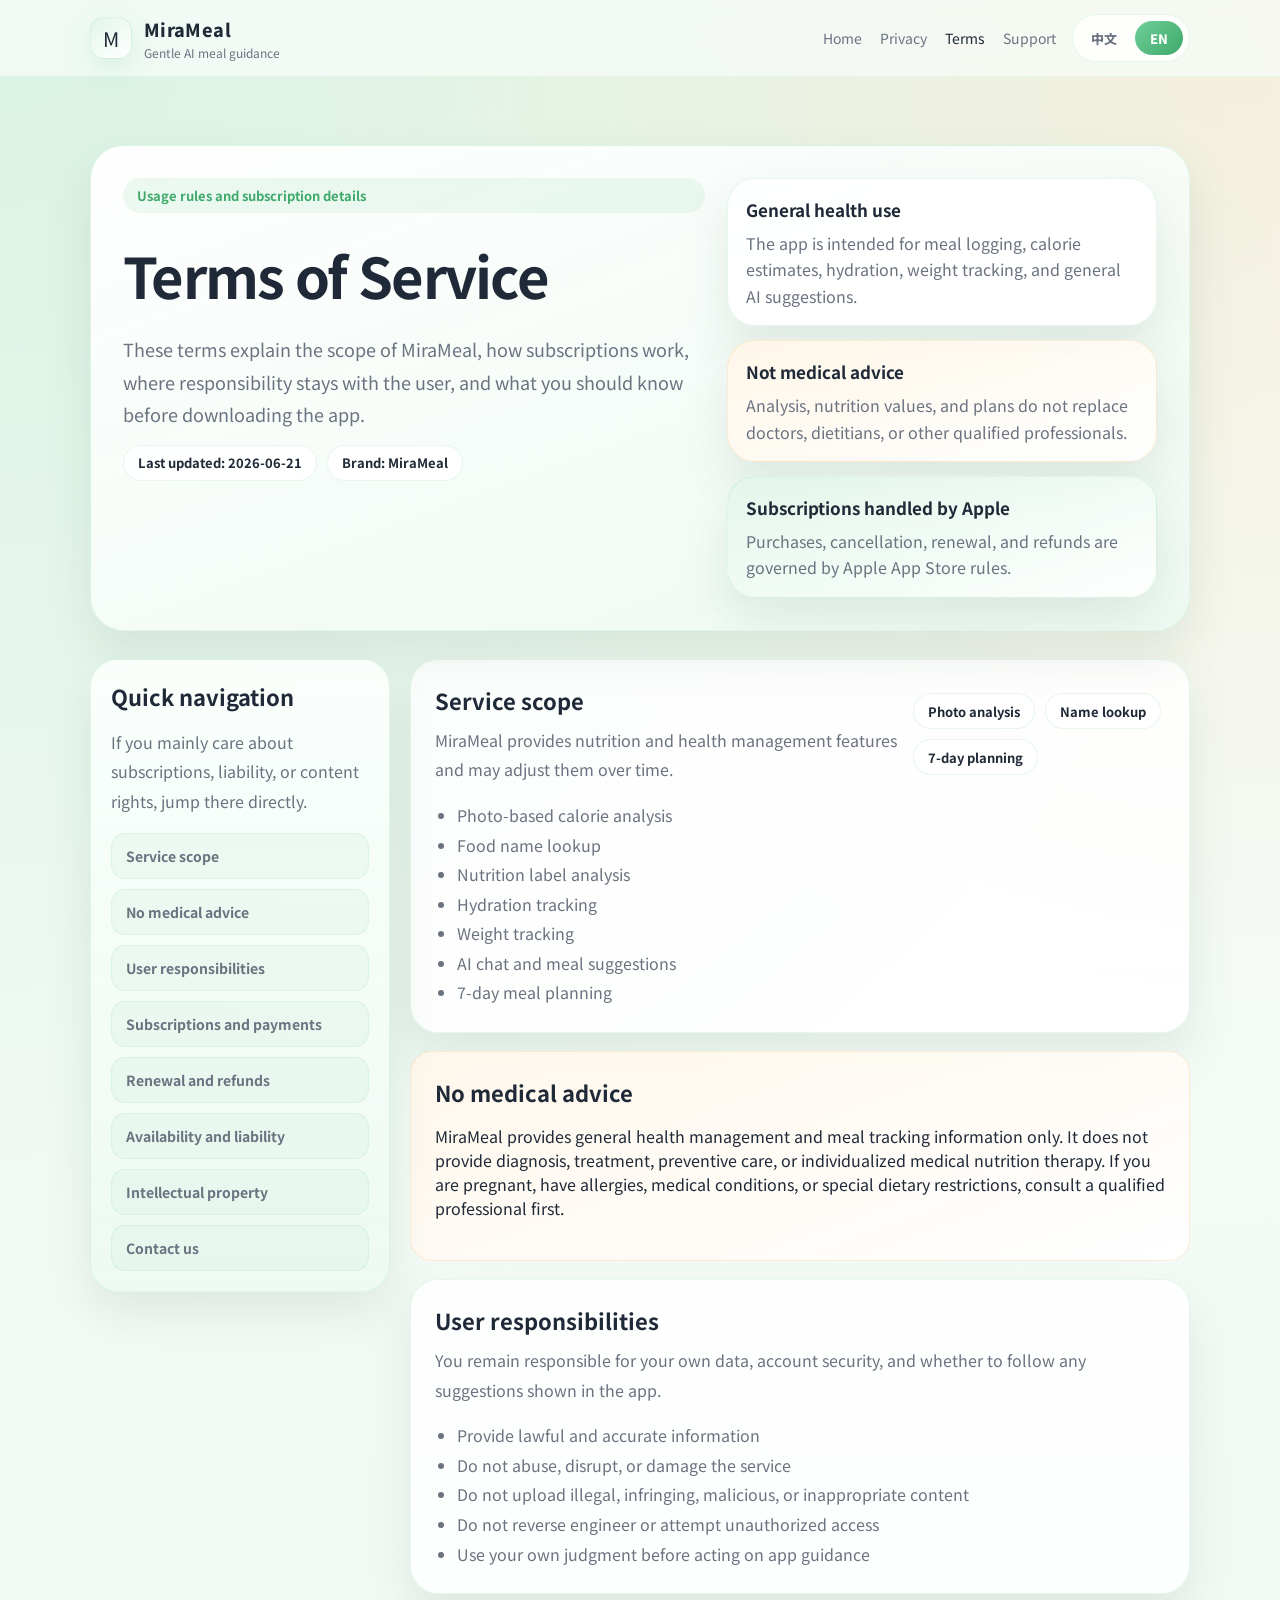
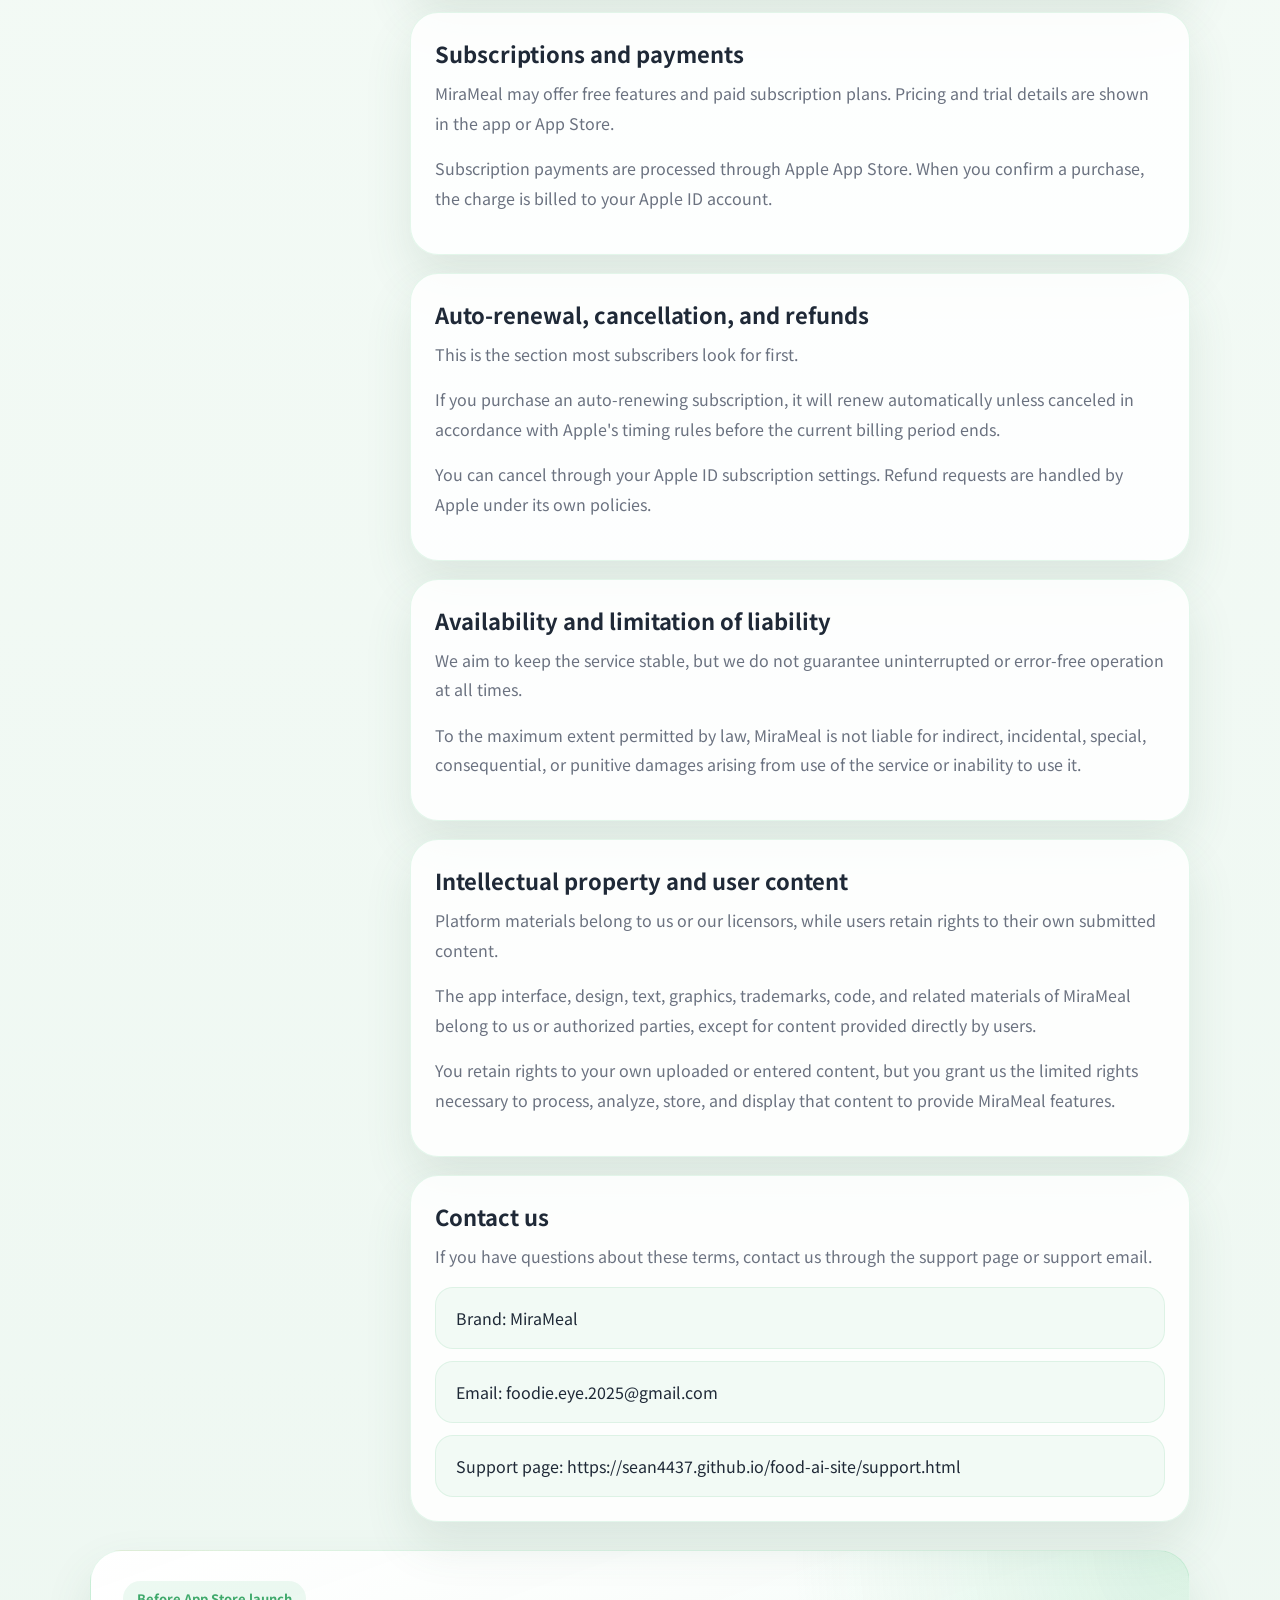
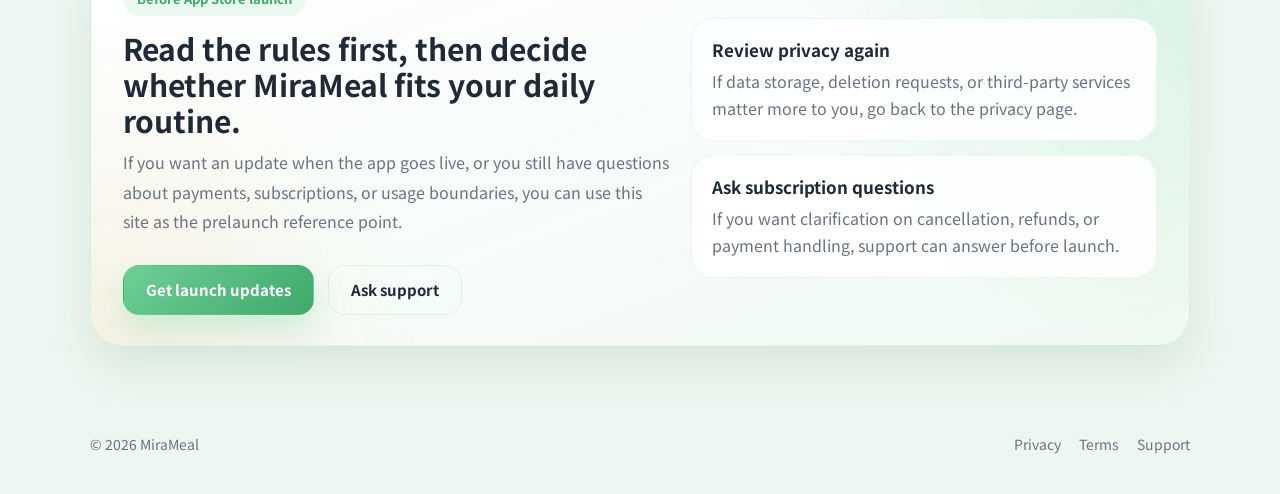
<file: en/terms.html>
﻿<!DOCTYPE html>
<html lang="en">
  <head>
    <meta charset="UTF-8" />
    <meta name="viewport" content="width=device-width, initial-scale=1.0" />
    <title>MiraMeal Terms of Service</title>
    <meta name="description" content="MiraMeal terms of service covering scope, responsibilities, subscriptions, and limitations." />
    <link rel="preconnect" href="https://fonts.googleapis.com" />
    <link rel="preconnect" href="https://fonts.gstatic.com" crossorigin />
    <link
      href="https://fonts.googleapis.com/css2?family=Inter:wght@400;500;700;800&family=Noto+Sans+TC:wght@400;500;700;800&display=swap"
      rel="stylesheet"
    />
    <link rel="stylesheet" href="../styles.css" />
  </head>
  <body>
    <div class="site-shell">
      <header class="topbar">
        <div class="topbar-inner">
          <a class="brand" href="./index.html">
            <span class="brand-mark">M</span>
            <span class="brand-copy">
              <span class="brand-title">MiraMeal</span>
              <span class="brand-subtitle">Gentle AI meal guidance</span>
            </span>
          </a>
          <div class="topbar-right">
            <nav class="nav">
              <a href="./index.html">Home</a>
              <a href="./privacy.html">Privacy</a>
              <a class="active" href="./terms.html">Terms</a>
              <a href="./support.html">Support</a>
            </nav>
            <div class="lang-switch" aria-label="Language switcher">
              <a href="../terms.html">中文</a>
              <a class="active" href="./terms.html">EN</a>
            </div>
          </div>
        </div>
      </header>

      <main class="page-main">
        <section class="section">
          <div class="page-hero-card">
            <div class="page-hero-main">
              <span class="eyebrow">Usage rules and subscription details</span>
              <h1 class="page-title">Terms of Service</h1>
              <p class="page-subtitle">
                These terms explain the scope of MiraMeal, how subscriptions work, where responsibility stays with the user, and what you should know before downloading the app.
              </p>
              <div class="hero-meta-row">
                <span class="hero-meta-pill">Last updated: 2026-06-21</span>
                <span class="hero-meta-pill">Brand: MiraMeal</span>
              </div>
            </div>
            <div class="page-hero-side">
              <div class="summary-card">
                <strong>General health use</strong>
                <p>The app is intended for meal logging, calorie estimates, hydration, weight tracking, and general AI suggestions.</p>
              </div>
              <div class="summary-card is-accent">
                <strong>Not medical advice</strong>
                <p>Analysis, nutrition values, and plans do not replace doctors, dietitians, or other qualified professionals.</p>
              </div>
              <div class="summary-card is-soft">
                <strong>Subscriptions handled by Apple</strong>
                <p>Purchases, cancellation, renewal, and refunds are governed by Apple App Store rules.</p>
              </div>
            </div>
          </div>
        </section>

        <section class="section">
          <div class="legal-shell">
            <aside class="sticky-panel">
              <h2>Quick navigation</h2>
              <p>If you mainly care about subscriptions, liability, or content rights, jump there directly.</p>
              <nav class="toc-list">
                <a href="#service">Service scope</a>
                <a href="#medical">No medical advice</a>
                <a href="#responsibility">User responsibilities</a>
                <a href="#subscription">Subscriptions and payments</a>
                <a href="#renewal">Renewal and refunds</a>
                <a href="#availability">Availability and liability</a>
                <a href="#ip">Intellectual property</a>
                <a href="#contact">Contact us</a>
              </nav>
            </aside>

            <div class="content-stack">
              <article class="content-panel" id="service">
                <div class="panel-header">
                  <div>
                    <h2>Service scope</h2>
                    <p>MiraMeal provides nutrition and health management features and may adjust them over time.</p>
                  </div>
                  <div class="chip-row">
                    <span class="chip">Photo analysis</span>
                    <span class="chip">Name lookup</span>
                    <span class="chip">7-day planning</span>
                  </div>
                </div>
                <ul>
                  <li>Photo-based calorie analysis</li>
                  <li>Food name lookup</li>
                  <li>Nutrition label analysis</li>
                  <li>Hydration tracking</li>
                  <li>Weight tracking</li>
                  <li>AI chat and meal suggestions</li>
                  <li>7-day meal planning</li>
                </ul>
              </article>

              <article class="warning-panel" id="medical">
                <h2>No medical advice</h2>
                <p>
                  MiraMeal provides general health management and meal tracking information only. It does not provide diagnosis, treatment, preventive care, or individualized medical nutrition therapy. If you are pregnant, have allergies, medical conditions, or special dietary restrictions, consult a qualified professional first.
                </p>
              </article>

              <article class="content-panel" id="responsibility">
                <div class="panel-header">
                  <div>
                    <h2>User responsibilities</h2>
                    <p>You remain responsible for your own data, account security, and whether to follow any suggestions shown in the app.</p>
                  </div>
                </div>
                <ul>
                  <li>Provide lawful and accurate information</li>
                  <li>Do not abuse, disrupt, or damage the service</li>
                  <li>Do not upload illegal, infringing, malicious, or inappropriate content</li>
                  <li>Do not reverse engineer or attempt unauthorized access</li>
                  <li>Use your own judgment before acting on app guidance</li>
                </ul>
              </article>

              <article class="content-panel" id="subscription">
                <div class="panel-header">
                  <div>
                    <h2>Subscriptions and payments</h2>
                    <p>MiraMeal may offer free features and paid subscription plans. Pricing and trial details are shown in the app or App Store.</p>
                  </div>
                </div>
                <p>
                  Subscription payments are processed through Apple App Store. When you confirm a purchase, the charge is billed to your Apple ID account.
                </p>
              </article>

              <article class="content-panel" id="renewal">
                <div class="panel-header">
                  <div>
                    <h2>Auto-renewal, cancellation, and refunds</h2>
                    <p>This is the section most subscribers look for first.</p>
                  </div>
                </div>
                <p>
                  If you purchase an auto-renewing subscription, it will renew automatically unless canceled in accordance with Apple's timing rules before the current billing period ends.
                </p>
                <p>
                  You can cancel through your Apple ID subscription settings. Refund requests are handled by Apple under its own policies.
                </p>
              </article>

              <article class="content-panel" id="availability">
                <div class="panel-header">
                  <div>
                    <h2>Availability and limitation of liability</h2>
                    <p>We aim to keep the service stable, but we do not guarantee uninterrupted or error-free operation at all times.</p>
                  </div>
                </div>
                <p>
                  To the maximum extent permitted by law, MiraMeal is not liable for indirect, incidental, special, consequential, or punitive damages arising from use of the service or inability to use it.
                </p>
              </article>

              <article class="content-panel" id="ip">
                <div class="panel-header">
                  <div>
                    <h2>Intellectual property and user content</h2>
                    <p>Platform materials belong to us or our licensors, while users retain rights to their own submitted content.</p>
                  </div>
                </div>
                <p>
                  The app interface, design, text, graphics, trademarks, code, and related materials of MiraMeal belong to us or authorized parties, except for content provided directly by users.
                </p>
                <p>
                  You retain rights to your own uploaded or entered content, but you grant us the limited rights necessary to process, analyze, store, and display that content to provide MiraMeal features.
                </p>
              </article>

              <article class="content-panel" id="contact">
                <div class="panel-header">
                  <div>
                    <h2>Contact us</h2>
                    <p>If you have questions about these terms, contact us through the support page or support email.</p>
                  </div>
                </div>
                <div class="contact-list">
                  <div class="contact-item">Brand: MiraMeal</div>
                  <div class="contact-item">Email: foodie.eye.2025@gmail.com</div>
                  <div class="contact-item">Support page: https://sean4437.github.io/food-ai-site/support.html</div>
                </div>
              </article>
            </div>
          </div>
        </section>

        <section class="section">
          <div class="launch-band">
            <div class="launch-copy">
              <span class="eyebrow">Before App Store launch</span>
              <h2>Read the rules first, then decide whether MiraMeal fits your daily routine.</h2>
              <p>
                If you want an update when the app goes live, or you still have questions about payments, subscriptions, or usage boundaries, you can use this site as the prelaunch reference point.
              </p>
              <div class="hero-actions">
                <a class="button button-primary" href="mailto:foodie.eye.2025@gmail.com?subject=MiraMeal%20App%20Store%20launch%20updates&body=Hello%2C%20I%20would%20like%20to%20receive%20an%20update%20when%20MiraMeal%20goes%20live%20on%20the%20App%20Store.">Get launch updates</a>
                <a class="button button-ghost" href="./support.html">Ask support</a>
              </div>
            </div>
            <div class="launch-points">
              <a class="launch-point" href="./privacy.html">
                <strong>Review privacy again</strong>
                <span>If data storage, deletion requests, or third-party services matter more to you, go back to the privacy page.</span>
              </a>
              <a class="launch-point" href="./support.html">
                <strong>Ask subscription questions</strong>
                <span>If you want clarification on cancellation, refunds, or payment handling, support can answer before launch.</span>
              </a>
            </div>
          </div>
        </section>
      </main>

      <footer class="footer">
        <div class="footer-inner">
          <div>© 2026 MiraMeal</div>
          <div class="footer-links">
            <a href="./privacy.html">Privacy</a>
            <a href="./terms.html">Terms</a>
            <a href="./support.html">Support</a>
          </div>
        </div>
      </footer>
    </div>
  </body>
</html>
</file>
<file: styles.css>
﻿:root {
  --bg: #f5faf7;
  --surface: rgba(255, 255, 255, 0.86);
  --surface-strong: #ffffff;
  --text: #1f2937;
  --muted: #6b7280;
  --line: rgba(111, 207, 151, 0.24);
  --primary: #6fcf97;
  --primary-deep: #3fa96b;
  --primary-soft: #dff5e7;
  --accent: #f2b35d;
  --accent-soft: #fff5e6;
  --shadow: 0 22px 48px rgba(64, 108, 85, 0.12);
  --radius-lg: 28px;
  --radius-md: 18px;
  --radius-sm: 12px;
  --max-width: 1100px;
}

* {
  box-sizing: border-box;
}

html {
  scroll-behavior: smooth;
}

body {
  margin: 0;
  color: var(--text);
  font-family: "Noto Sans TC", "PingFang TC", "Microsoft JhengHei", sans-serif;
  background:
    radial-gradient(circle at top left, rgba(111, 207, 151, 0.22), transparent 34%),
    radial-gradient(circle at top right, rgba(242, 179, 93, 0.18), transparent 26%),
    linear-gradient(180deg, #f7fcf8 0%, #edf7f1 100%);
}

a {
  color: inherit;
  text-decoration: none;
}

img {
  max-width: 100%;
}

.site-shell {
  min-height: 100vh;
}

.topbar {
  position: sticky;
  top: 0;
  z-index: 20;
  backdrop-filter: blur(18px);
  background: rgba(247, 252, 248, 0.78);
  border-bottom: 1px solid rgba(111, 207, 151, 0.12);
}

.topbar-inner,
.section,
.footer-inner {
  width: min(calc(100% - 32px), var(--max-width));
  margin: 0 auto;
}

.topbar-inner {
  display: flex;
  align-items: center;
  justify-content: space-between;
  gap: 20px;
  min-height: 76px;
}

.brand {
  display: inline-flex;
  align-items: center;
  gap: 12px;
}

.brand-mark {
  width: 42px;
  height: 42px;
  border-radius: 14px;
  display: grid;
  place-items: center;
  background:
    linear-gradient(145deg, rgba(111, 207, 151, 0.2), rgba(255, 255, 255, 0.95)),
    var(--surface-strong);
  border: 1px solid rgba(111, 207, 151, 0.2);
  box-shadow: 0 10px 24px rgba(111, 207, 151, 0.18);
  font-size: 20px;
}

.brand-copy {
  display: flex;
  flex-direction: column;
  gap: 2px;
}

.brand-title {
  font-size: 18px;
  font-weight: 800;
  letter-spacing: 0.02em;
}

.brand-subtitle {
  font-size: 12px;
  color: var(--muted);
}

.nav {
  display: flex;
  align-items: center;
  gap: 18px;
  flex-wrap: wrap;
}

.topbar-right {
  display: flex;
  align-items: center;
  gap: 16px;
  flex-wrap: wrap;
  justify-content: flex-end;
}

.nav a {
  font-size: 14px;
  color: var(--muted);
}

.nav a.active,
.nav a:hover {
  color: var(--text);
}

.lang-switch {
  display: inline-flex;
  align-items: center;
  gap: 6px;
  padding: 6px;
  border-radius: 999px;
  background: rgba(255, 255, 255, 0.86);
  border: 1px solid rgba(111, 207, 151, 0.18);
}

.lang-switch a {
  min-width: 48px;
  min-height: 34px;
  padding: 0 12px;
  border-radius: 999px;
  display: inline-flex;
  align-items: center;
  justify-content: center;
  font-size: 13px;
  font-weight: 800;
  color: var(--muted);
}

.lang-switch a.active,
.lang-switch a:hover {
  color: #fff;
  background: linear-gradient(135deg, var(--primary), var(--primary-deep));
}

.page-main {
  padding: 40px 0 64px;
}

.hero {
  padding-top: 16px;
}

.hero-card {
  display: grid;
  grid-template-columns: 1.1fr 0.9fr;
  gap: 28px;
  background: linear-gradient(160deg, rgba(255, 255, 255, 0.96), rgba(245, 252, 248, 0.88));
  border: 1px solid rgba(111, 207, 151, 0.18);
  border-radius: 36px;
  box-shadow: var(--shadow);
  overflow: hidden;
}

.hero-copy {
  padding: 48px 48px 44px;
}

.eyebrow {
  display: inline-flex;
  align-items: center;
  gap: 8px;
  padding: 8px 14px;
  border-radius: 999px;
  background: rgba(111, 207, 151, 0.12);
  color: var(--primary-deep);
  font-size: 13px;
  font-weight: 700;
}

.hero h1,
.page-title {
  margin: 18px 0 14px;
  font-size: clamp(36px, 5vw, 56px);
  line-height: 1.08;
  letter-spacing: -0.03em;
}

.hero p.lead,
.page-subtitle {
  margin: 0;
  font-size: 18px;
  line-height: 1.8;
  color: var(--muted);
}

.hero-actions {
  margin-top: 28px;
  display: flex;
  flex-wrap: wrap;
  gap: 14px;
}

.button {
  display: inline-flex;
  align-items: center;
  justify-content: center;
  gap: 8px;
  min-height: 50px;
  padding: 0 22px;
  border-radius: 16px;
  font-size: 15px;
  font-weight: 700;
  border: 1px solid transparent;
  transition: transform 0.18s ease, box-shadow 0.18s ease, border-color 0.18s ease;
}

.button:hover {
  transform: translateY(-1px);
}

.button-primary {
  color: #fff;
  background: linear-gradient(135deg, var(--primary), var(--primary-deep));
  box-shadow: 0 16px 30px rgba(111, 207, 151, 0.28);
}

.button-secondary {
  color: var(--primary-deep);
  background: rgba(255, 255, 255, 0.9);
  border-color: rgba(111, 207, 151, 0.28);
}

.button-soft {
  color: var(--text);
  background: rgba(255, 255, 255, 0.72);
  border-color: rgba(111, 207, 151, 0.18);
}

.button-ghost {
  color: var(--text);
  background: transparent;
  border-color: rgba(111, 207, 151, 0.2);
}

.hero-side {
  position: relative;
  min-height: 100%;
  padding: 36px;
  background:
    radial-gradient(circle at top, rgba(111, 207, 151, 0.32), transparent 48%),
    linear-gradient(180deg, rgba(225, 246, 233, 0.92), rgba(255, 255, 255, 0.8));
}

.stat-stack {
  display: grid;
  gap: 16px;
  height: 100%;
  align-content: center;
}

.stat-card {
  background: rgba(255, 255, 255, 0.88);
  border: 1px solid rgba(111, 207, 151, 0.18);
  border-radius: 22px;
  padding: 20px;
  box-shadow: 0 20px 36px rgba(79, 124, 98, 0.08);
}

.stat-card strong {
  display: block;
  font-size: 26px;
  margin-bottom: 8px;
}

.stat-card span {
  display: block;
  color: var(--muted);
  line-height: 1.6;
}

.section {
  margin-top: 28px;
}

.section-card,
.content-card,
.content-panel,
.sticky-panel,
.highlight-panel,
.summary-card,
.action-card,
.faq-panel {
  border-radius: var(--radius-lg);
  background: rgba(255, 255, 255, 0.84);
  border: 1px solid rgba(111, 207, 151, 0.18);
  box-shadow: var(--shadow);
}

.section-card,
.content-card {
  padding: 28px;
}

.section-heading {
  margin: 0 0 18px;
  font-size: 28px;
  line-height: 1.2;
}

.grid {
  display: grid;
  gap: 18px;
}

.grid-features {
  grid-template-columns: repeat(2, minmax(0, 1fr));
}

.grid-highlights {
  grid-template-columns: repeat(3, minmax(0, 1fr));
}

.feature-card,
.highlight-card {
  padding: 22px;
  background: rgba(255, 255, 255, 0.9);
  border: 1px solid rgba(111, 207, 151, 0.16);
  border-radius: 22px;
}

.feature-card h3,
.highlight-card h3 {
  margin: 0 0 10px;
  font-size: 18px;
}

.feature-card p,
.highlight-card p,
.content-card p,
.content-card li,
.content-panel p,
.content-panel li,
.highlight-panel p,
.action-card p,
.sticky-panel p,
.support-note p {
  color: var(--muted);
  line-height: 1.85;
}

.note-card {
  background: linear-gradient(160deg, rgba(255, 251, 244, 0.96), rgba(255, 255, 255, 0.88));
  border-color: rgba(242, 179, 93, 0.2);
}

.cta-card {
  display: flex;
  align-items: center;
  justify-content: space-between;
  gap: 20px;
}

.cta-copy h2 {
  margin: 0 0 10px;
  font-size: 30px;
}

.cta-copy p {
  margin: 0;
  color: var(--muted);
  line-height: 1.8;
}

.page-header {
  padding: 8px 0 6px;
}

.content-card h2,
.content-panel h2 {
  margin: 0 0 12px;
  font-size: 24px;
}

.content-card h3,
.content-panel h3 {
  margin: 22px 0 8px;
  font-size: 18px;
}

.content-card ul,
.content-card ol,
.content-panel ul,
.content-panel ol {
  margin: 0;
  padding-left: 22px;
}

.contact-list {
  display: grid;
  gap: 12px;
  margin-top: 16px;
}

.contact-item {
  padding: 18px 20px;
  border-radius: 18px;
  background: rgba(111, 207, 151, 0.08);
  border: 1px solid rgba(111, 207, 151, 0.16);
}

.faq-item + .faq-item {
  margin-top: 24px;
  padding-top: 24px;
  border-top: 1px solid rgba(111, 207, 151, 0.14);
}

.footer {
  padding: 24px 0 40px;
}

.footer-inner {
  display: flex;
  align-items: center;
  justify-content: space-between;
  gap: 18px;
  color: var(--muted);
  font-size: 14px;
}

.footer-links {
  display: flex;
  gap: 18px;
  flex-wrap: wrap;
}

.page-hero-card {
  position: relative;
  display: grid;
  grid-template-columns: 1.15fr 0.85fr;
  gap: 22px;
  padding: 32px;
  border-radius: 34px;
  background: linear-gradient(160deg, rgba(255, 255, 255, 0.95), rgba(238, 249, 243, 0.92));
  border: 1px solid rgba(111, 207, 151, 0.18);
  box-shadow: var(--shadow);
  overflow: hidden;
}

.page-hero-main {
  display: flex;
  flex-direction: column;
  gap: 14px;
}

.page-hero-side {
  display: grid;
  gap: 14px;
  align-content: start;
}

.hero-meta-row {
  display: flex;
  flex-wrap: wrap;
  gap: 10px;
}

.summary-pill,
.hero-meta-pill,
.chip {
  display: inline-flex;
  align-items: center;
  gap: 8px;
  min-height: 36px;
  padding: 0 14px;
  border-radius: 999px;
  background: rgba(255, 255, 255, 0.86);
  border: 1px solid rgba(111, 207, 151, 0.16);
  color: var(--text);
  font-size: 13px;
  font-weight: 700;
}

.summary-card {
  padding: 18px 18px 16px;
}

.summary-card strong {
  display: block;
  font-size: 17px;
  margin-bottom: 8px;
}

.summary-card p {
  margin: 0;
  color: var(--muted);
  line-height: 1.65;
}

.summary-card.is-accent {
  background: linear-gradient(160deg, rgba(255, 246, 231, 0.92), rgba(255, 255, 255, 0.9));
  border-color: rgba(242, 179, 93, 0.24);
}

.summary-card.is-soft {
  background: linear-gradient(160deg, rgba(223, 245, 231, 0.74), rgba(255, 255, 255, 0.92));
}

.summary-grid {
  display: grid;
  grid-template-columns: repeat(3, minmax(0, 1fr));
  gap: 16px;
}

.legal-shell {
  display: grid;
  grid-template-columns: 300px minmax(0, 1fr);
  gap: 20px;
  align-items: start;
}

.sticky-panel {
  position: sticky;
  top: 98px;
  padding: 20px;
  background: linear-gradient(180deg, rgba(251, 255, 252, 0.96), rgba(238, 249, 243, 0.9));
}

.sticky-panel h2,
.content-panel h2,
.highlight-panel h2,
.faq-panel h2 {
  margin: 0 0 10px;
  font-size: 22px;
}

.toc-list {
  display: grid;
  gap: 10px;
  margin-top: 14px;
}

.toc-list a {
  padding: 12px 14px;
  border-radius: 14px;
  background: rgba(111, 207, 151, 0.08);
  border: 1px solid rgba(111, 207, 151, 0.14);
  color: var(--muted);
  font-size: 14px;
  font-weight: 700;
}

.toc-list a:hover {
  color: var(--text);
  background: rgba(111, 207, 151, 0.14);
}

.content-stack {
  display: grid;
  gap: 18px;
}

.content-panel,
.highlight-panel,
.faq-panel {
  padding: 24px;
}

.panel-header {
  display: flex;
  align-items: center;
  justify-content: space-between;
  gap: 14px;
  margin-bottom: 16px;
}

.panel-header p,
.support-note p,
.intro-copy p {
  margin: 0;
}

.chip-row {
  display: flex;
  flex-wrap: wrap;
  gap: 10px;
}

.support-grid,
.support-actions {
  display: grid;
  gap: 18px;
}

.support-actions {
  grid-template-columns: repeat(2, minmax(0, 1fr));
}

.support-grid {
  grid-template-columns: 1.1fr 0.9fr;
}

.action-card {
  padding: 22px;
  transition: transform 0.18s ease, box-shadow 0.18s ease, border-color 0.18s ease;
}

.action-card:hover {
  transform: translateY(-2px);
  box-shadow: 0 24px 44px rgba(64, 108, 85, 0.14);
}

.action-card.is-accent {
  background: linear-gradient(160deg, rgba(255, 247, 235, 0.96), rgba(255, 255, 255, 0.94));
  border-color: rgba(242, 179, 93, 0.24);
}

.action-card.is-soft {
  background: linear-gradient(160deg, rgba(223, 245, 231, 0.76), rgba(255, 255, 255, 0.94));
}

.action-card h3 {
  margin: 0 0 10px;
  font-size: 20px;
}

.action-card .button {
  margin-top: 16px;
}

.action-card .eyebrow {
  margin-bottom: 14px;
}

.support-note,
.warning-panel {
  padding: 24px;
  border-radius: 22px;
}

.support-note {
  background: rgba(111, 207, 151, 0.08);
  border: 1px dashed rgba(111, 207, 151, 0.28);
}

.warning-panel {
  background: linear-gradient(160deg, rgba(255, 247, 235, 0.96), rgba(255, 255, 255, 0.92));
  border: 1px solid rgba(242, 179, 93, 0.22);
}

.warning-panel h2 {
  margin: 0 0 10px;
  font-size: 22px;
}

.checklist {
  display: grid;
  gap: 12px;
  margin-top: 14px;
}

.checklist-item {
  padding: 14px 16px;
  border-radius: 16px;
  background: rgba(111, 207, 151, 0.08);
  border: 1px solid rgba(111, 207, 151, 0.12);
  color: var(--text);
  font-weight: 600;
}

.faq-accordion {
  display: grid;
  gap: 12px;
}

.faq-entry {
  border-radius: 18px;
  background: rgba(255, 255, 255, 0.86);
  border: 1px solid rgba(111, 207, 151, 0.12);
  overflow: hidden;
}

.faq-entry summary {
  list-style: none;
  cursor: pointer;
  padding: 18px 20px;
  font-size: 16px;
  font-weight: 700;
  display: flex;
  align-items: center;
  justify-content: space-between;
  gap: 16px;
}

.faq-entry summary::-webkit-details-marker {
  display: none;
}

.faq-entry summary::after {
  content: "+";
  color: var(--primary-deep);
  font-size: 24px;
  line-height: 1;
}

.faq-entry[open] summary::after {
  content: "−";
}

.faq-entry .faq-body {
  padding: 0 20px 18px;
  color: var(--muted);
  line-height: 1.85;
}

.faq-entry .faq-body p {
  margin: 0;
}

.inline-link {
  color: var(--primary-deep);
  text-decoration: underline;
  text-underline-offset: 3px;
}

.launch-band {
  display: grid;
  grid-template-columns: 1.08fr 0.92fr;
  gap: 20px;
  align-items: center;
  padding: 30px 32px;
  border-radius: 32px;
  background:
    radial-gradient(circle at top right, rgba(111, 207, 151, 0.22), transparent 34%),
    radial-gradient(circle at bottom left, rgba(242, 179, 93, 0.14), transparent 28%),
    linear-gradient(160deg, rgba(255, 255, 255, 0.96), rgba(239, 249, 243, 0.92));
  border: 1px solid rgba(111, 207, 151, 0.18);
  box-shadow: var(--shadow);
}

.launch-copy h2 {
  margin: 14px 0 10px;
  font-size: 30px;
  line-height: 1.2;
}

.launch-copy p {
  margin: 0;
  color: var(--muted);
  line-height: 1.85;
}

.launch-points {
  display: grid;
  gap: 14px;
}

.launch-point {
  display: block;
  padding: 18px 20px;
  border-radius: 22px;
  background: rgba(255, 255, 255, 0.86);
  border: 1px solid rgba(111, 207, 151, 0.14);
}

.launch-point strong {
  display: block;
  margin-bottom: 6px;
  font-size: 17px;
}

.launch-point span {
  display: block;
  color: var(--muted);
  line-height: 1.7;
}

a.launch-point {
  transition: transform 0.18s ease, box-shadow 0.18s ease, border-color 0.18s ease;
}

a.launch-point:hover {
  transform: translateY(-2px);
  box-shadow: 0 20px 38px rgba(64, 108, 85, 0.12);
  border-color: rgba(111, 207, 151, 0.26);
}

@media (max-width: 900px) {
  .hero-card,
  .grid-highlights,
  .cta-card,
  .page-hero-card,
  .summary-grid,
  .support-actions,
  .support-grid,
  .legal-shell,
  .launch-band {
    grid-template-columns: 1fr;
  }

  .hero-copy,
  .hero-side {
    padding: 32px 24px;
  }

  .cta-card {
    align-items: flex-start;
  }

  .sticky-panel {
    position: static;
  }
}

@media (max-width: 720px) {
  .topbar-inner {
    min-height: 72px;
    align-items: flex-start;
    padding-top: 14px;
    padding-bottom: 14px;
    flex-direction: column;
  }

  .nav {
    gap: 14px;
  }

  .topbar-right {
    width: 100%;
    align-items: flex-start;
    justify-content: flex-start;
  }

  .grid-features {
    grid-template-columns: 1fr;
  }

  .section-card,
  .content-card,
  .content-panel,
  .highlight-panel,
  .sticky-panel,
  .page-hero-card,
  .faq-panel {
    padding: 22px;
    border-radius: 24px;
  }

  .hero h1,
  .page-title {
    font-size: 34px;
  }

  .hero p.lead,
  .page-subtitle {
    font-size: 16px;
  }

  .footer-inner {
    flex-direction: column;
    align-items: flex-start;
  }

  .panel-header {
    flex-direction: column;
    align-items: flex-start;
  }
}

.hero-home {
  padding-top: 8px;
}

.hero-card-home {
  grid-template-columns: 1.02fr 0.98fr;
  gap: 0;
}

.hero-copy-home {
  padding-right: 36px;
}

.hero-inline-note {
  margin-top: 18px;
  display: flex;
  flex-wrap: wrap;
  gap: 10px;
}

.hero-visual {
  position: relative;
  min-height: 100%;
  padding: 38px 36px 42px;
  background:
    radial-gradient(circle at top right, rgba(111, 207, 151, 0.32), transparent 38%),
    radial-gradient(circle at bottom left, rgba(242, 179, 93, 0.16), transparent 34%),
    linear-gradient(180deg, rgba(227, 245, 234, 0.92), rgba(255, 255, 255, 0.82));
}

.device-mockup {
  position: relative;
  width: min(100%, 360px);
  margin: 8px auto 0;
  padding: 16px;
  border-radius: 34px;
  background: rgba(255, 255, 255, 0.68);
  border: 1px solid rgba(255, 255, 255, 0.78);
  box-shadow: 0 26px 50px rgba(65, 110, 87, 0.18);
  backdrop-filter: blur(20px);
}

.device-screen {
  display: grid;
  gap: 14px;
  padding: 20px;
  border-radius: 26px;
  background: linear-gradient(180deg, rgba(250, 255, 251, 0.96), rgba(239, 249, 243, 0.96));
  border: 1px solid rgba(111, 207, 151, 0.14);
}

.screen-badge-row {
  display: flex;
  gap: 10px;
  flex-wrap: wrap;
}

.screen-badge {
  display: inline-flex;
  align-items: center;
  min-height: 30px;
  padding: 0 12px;
  border-radius: 999px;
  background: rgba(111, 207, 151, 0.18);
  color: var(--primary-deep);
  font-size: 12px;
  font-weight: 800;
}

.screen-badge.is-soft {
  background: rgba(255, 255, 255, 0.82);
  color: var(--text);
}

.screen-kicker {
  font-size: 12px;
  font-weight: 800;
  letter-spacing: 0.08em;
  text-transform: uppercase;
  color: var(--muted);
}

.screen-title {
  font-size: 26px;
  font-weight: 800;
  line-height: 1.08;
}

.screen-card {
  display: flex;
  align-items: flex-start;
  justify-content: space-between;
  gap: 14px;
  padding: 16px;
  border-radius: 22px;
  background: rgba(255, 255, 255, 0.86);
  border: 1px solid rgba(111, 207, 151, 0.12);
}

.screen-card.is-primary {
  background: linear-gradient(145deg, rgba(111, 207, 151, 0.18), rgba(255, 255, 255, 0.96));
}

.screen-card strong,
.screen-mini-card strong {
  display: block;
  font-size: 16px;
  margin-bottom: 4px;
}

.screen-card span,
.screen-mini-card span,
.floating-note span,
.ethos-point span {
  display: block;
  color: var(--muted);
  line-height: 1.6;
}

.screen-card b {
  flex: 0 0 auto;
  padding: 6px 10px;
  border-radius: 999px;
  background: rgba(255, 255, 255, 0.86);
  color: var(--primary-deep);
  font-size: 12px;
}

.screen-grid {
  display: grid;
  grid-template-columns: repeat(2, minmax(0, 1fr));
  gap: 12px;
}

.screen-mini-card {
  padding: 14px;
  border-radius: 18px;
  background: rgba(255, 255, 255, 0.74);
  border: 1px solid rgba(111, 207, 151, 0.12);
}

.floating-note {
  position: absolute;
  max-width: 190px;
  padding: 14px 16px;
  border-radius: 20px;
  background: rgba(255, 255, 255, 0.92);
  border: 1px solid rgba(111, 207, 151, 0.14);
  box-shadow: 0 18px 34px rgba(70, 104, 86, 0.12);
}

.floating-note strong,
.home-feature-card h3,
.home-step-card h3,
.ethos-point strong {
  display: block;
  margin-bottom: 6px;
}

.floating-note-left {
  left: 8px;
  bottom: 56px;
}

.floating-note-right {
  right: 10px;
  top: 32px;
}

.section-card-home {
  padding: 32px;
}

.section-card-home.is-soft-surface {
  background: linear-gradient(165deg, rgba(247, 252, 248, 0.94), rgba(255, 255, 255, 0.92));
}

.section-intro {
  max-width: 760px;
  margin-bottom: 22px;
}

.section-intro.compact {
  margin-bottom: 18px;
}

.section-intro p,
.home-feature-card p,
.home-step-card p,
.home-ethos-copy p {
  margin: 0;
  color: var(--muted);
  line-height: 1.8;
}

.home-feature-grid {
  display: grid;
  grid-template-columns: repeat(3, minmax(0, 1fr));
  gap: 18px;
}

.home-feature-card,
.home-step-card,
.ethos-point {
  padding: 22px;
  border-radius: 24px;
  background: rgba(255, 255, 255, 0.88);
  border: 1px solid rgba(111, 207, 151, 0.14);
}

.home-feature-icon {
  display: inline-grid;
  place-items: center;
  width: 48px;
  height: 48px;
  margin-bottom: 14px;
  border-radius: 16px;
  background: rgba(111, 207, 151, 0.14);
  font-size: 24px;
}

.home-steps-grid {
  display: grid;
  grid-template-columns: repeat(3, minmax(0, 1fr));
  gap: 18px;
}

.home-step-number {
  display: inline-flex;
  align-items: center;
  justify-content: center;
  width: 52px;
  height: 32px;
  margin-bottom: 14px;
  border-radius: 999px;
  background: rgba(111, 207, 151, 0.14);
  color: var(--primary-deep);
  font-size: 13px;
  font-weight: 800;
  letter-spacing: 0.04em;
}

.home-ethos-card {
  display: grid;
  grid-template-columns: 1.1fr 0.9fr;
  gap: 20px;
  align-items: start;
}

.ethos-points {
  display: grid;
  gap: 16px;
}

.cta-card-home {
  align-items: center;
}

.cta-actions-stack {
  display: grid;
  gap: 12px;
  min-width: 220px;
}

@media (max-width: 900px) {
  .hero-card-home,
  .home-feature-grid,
  .home-steps-grid,
  .home-ethos-card {
    grid-template-columns: 1fr;
  }

  .hero-copy-home {
    padding-right: 24px;
  }

  .hero-visual {
    padding-top: 12px;
  }

  .floating-note {
    position: static;
    max-width: none;
    margin-top: 14px;
  }
}

@media (max-width: 720px) {
  .section-card-home,
  .hero-visual {
    padding: 22px;
  }

  .hero-copy-home {
    padding-right: 0;
  }

  .device-screen {
    padding: 16px;
  }

  .screen-title {
    font-size: 22px;
  }

  .screen-grid {
    grid-template-columns: 1fr;
  }

  .cta-actions-stack {
    width: 100%;
  }
}
</file>
